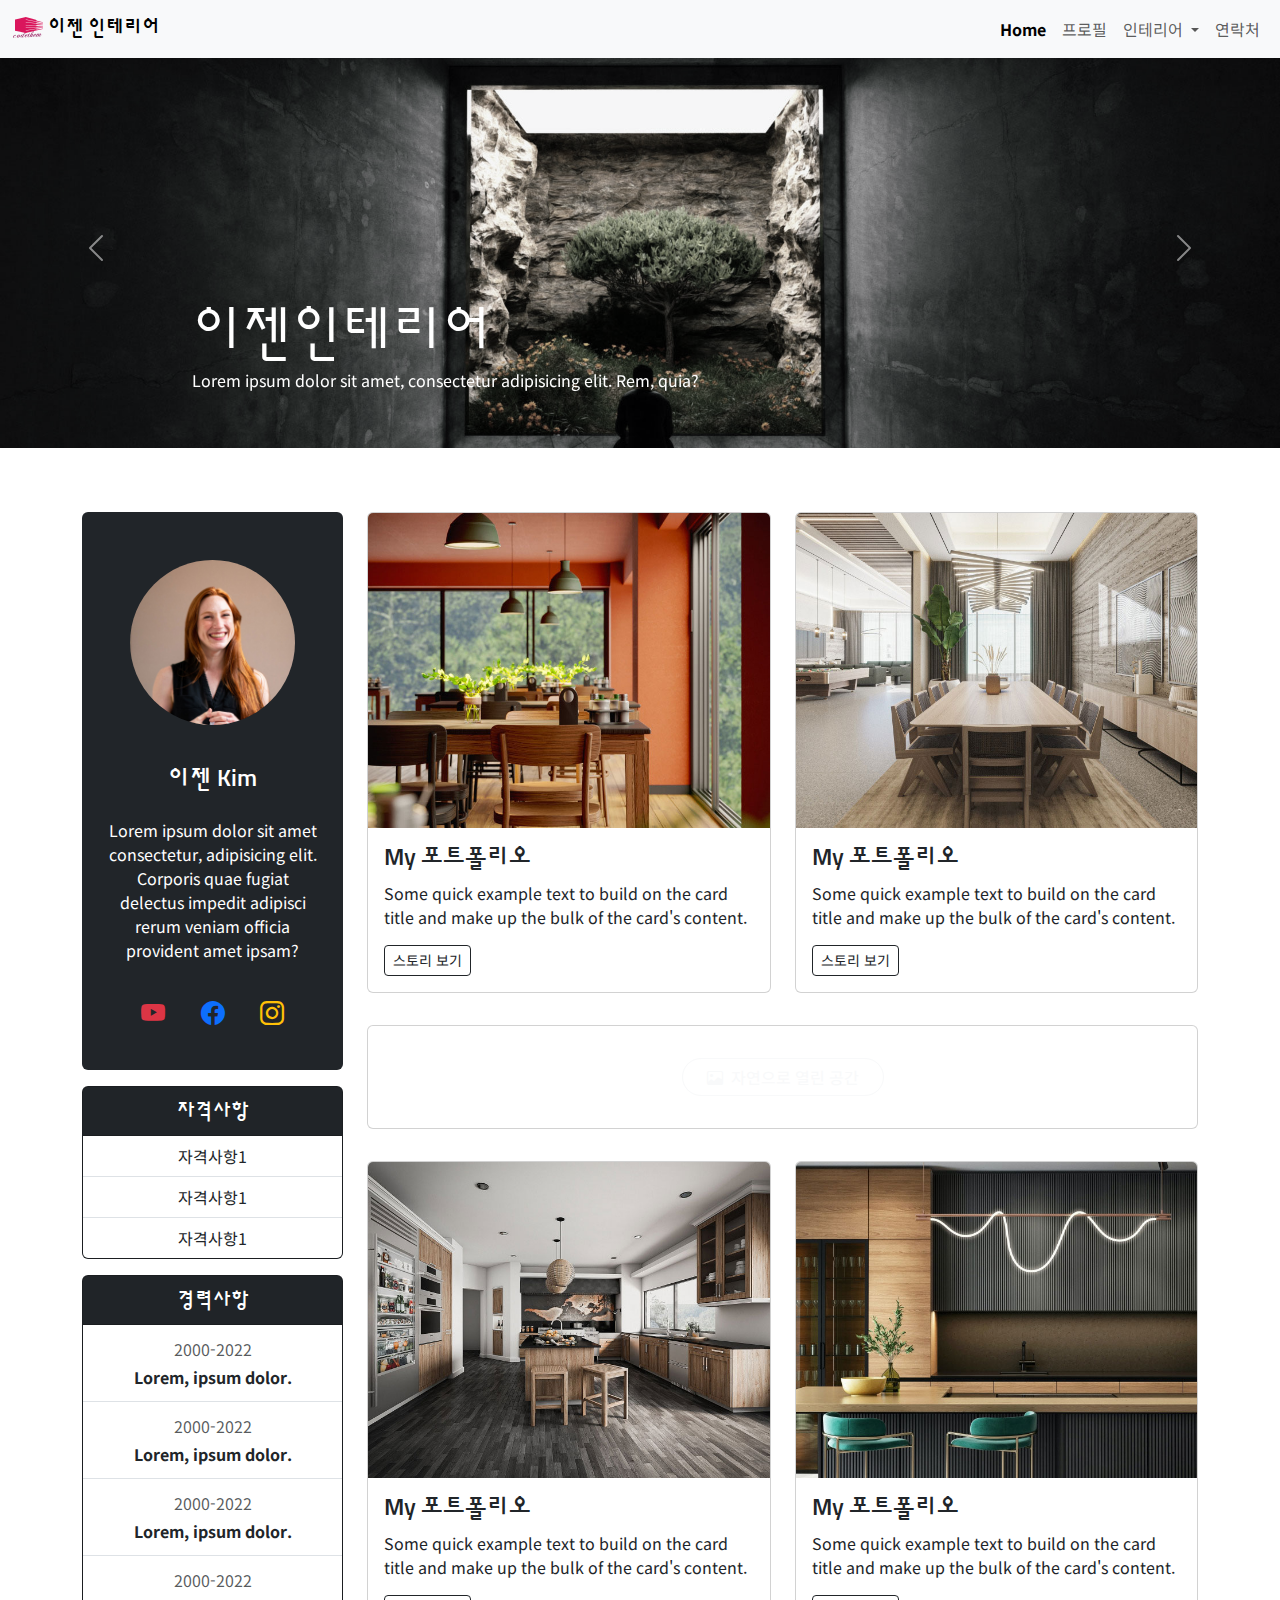
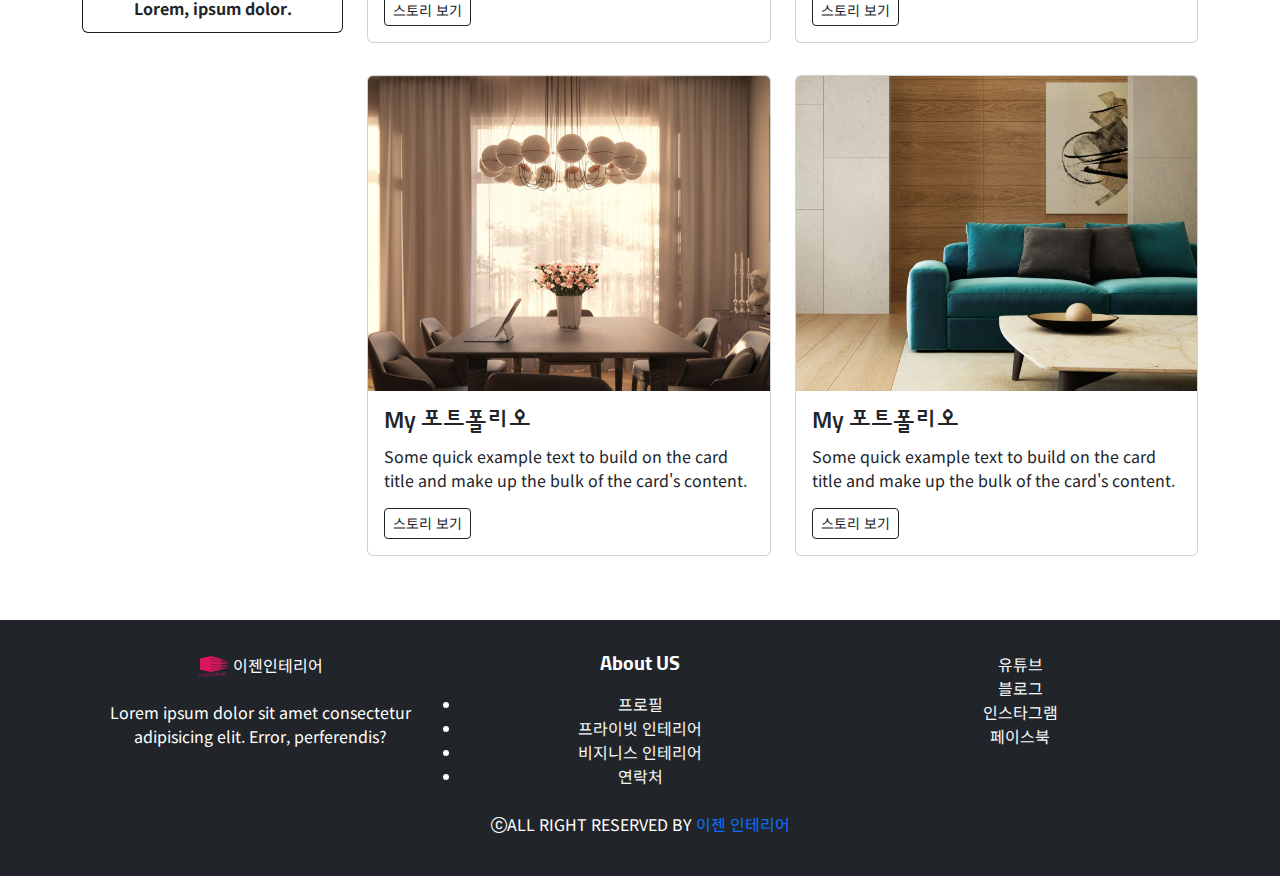
<file: index.html>
<!DOCTYPE html>
<html lang="ko">
<head>
 <!-- 네비게이션 영역시작 -->   
    <meta charset="UTF-8">
    <meta name="viewport" content="width=device-width, initial-scale=1.0">
    <title>이젠 인테리어</title>
    <link rel="stylesheet" href="./css/bootstrap.css">
    <link rel="stylesheet" href="https://cdn.jsdelivr.net/npm/bootstrap-icons@1.10.5/font/bootstrap-icons.css">
    <link rel="stylesheet" href="./css/style.css">
</head>
<body>
    <nav class="navbar navbar-expand-md bg-light fixed-top">
        <div class="container-fluid">
          <a class="logo-font navbar-brand" href="index.html"><img src="./images/logo.png" alt="로고" >  이젠 인테리어</a>
          <button class="navbar-toggler" type="button" data-bs-toggle="collapse" data-bs-target="#menubar" aria-controls="menubar" aria-expanded="false" aria-label="Toggle navigation">
            <span class="navbar-toggler-icon"></span>
          </button>
          <div class="collapse navbar-collapse" id="menubar">
            <ul class="navbar-nav ms-auto mb02 mb-2 mb-md-0">
              <li class="nav-item">
                <a class="nav-link active" aria-current="page" href="index.html">Home</a>
              </li>
              <li class="nav-item">
                <a class="nav-link" href="Profile.html">프로필</a>
              </li>
              <li class="nav-item dropdown">
                <a class="nav-link dropdown-toggle" href="contact.hmtl" role="button" data-bs-toggle="dropdown" aria-expanded="false">
                  인테리어
                </a>
                <ul class="dropdown-menu">
                  <li><a class="dropdown-item" href="Private-interior.html">개인공간</a></li>
                  <li><a class="dropdown-item" href="business-interior.html">비지니스 공간</a></li>
                </ul>
              </li>
              <li class="nav-item">
                <a class="nav-link disabled-item"href="contact.html">연락처</a>
              </li>
            </ul>
          </div>
        </div>
      </nav>


<!-- 네비게이션 끝  -->   
<!-- 해더 영역 시작 -->
<div id="headerCarousel" class=" mt-5 carousel slide carousel-fade">
    <div class="carousel-inner">
      <div class="carousel-item active">
        <img src="./images/header1.jpg" class="d-block w-100" alt="인테리어 사진">
        <div class="carousel-caption text-md-start">
            <h1 class="display-4 mb-0">이젠인테리어</h1>
            <p class="d-none d-sm-block">Lorem ipsum dolor sit amet, consectetur adipisicing elit. Rem, quia?</p>
        </div>
      </div>
      <div class="carousel-item">
        <img src="./images/header2.jpg" class="d-block w-100" alt="인테리어 사진">
        <div class="carousel-caption text-md-start">
            <h1 class="display-4 mb-0">이젠인테리어</h1>
            <p class="d-none d-sm-block">Lorem ipsum dolor sit amet, consectetur adipisicing elit. Rem, quia?</p>
        </div>
      </div>
      <div class="carousel-item">
        <img src="./images/header3.jpg" class="d-block w-100" alt="인테리어 사진">
        <div class="carousel-caption text-md-start">
            <h1 class="display-4 mb-0">이젠인테리어</h1>
            <p class="d-none d-sm-block">Lorem ipsum dolor sit amet, consectetur adipisicing elit. Rem, quia?</p>
        </div>
      </div>
      <div class="carousel-item">
        <img src="./images/header4.jpg" class="d-block w-100" alt="인테리어 사진">
        <div class="carousel-caption text-md-start">
            <h1 class="display-4 mb-0">이젠인테리어</h1>
            <p class="d-none d-sm-block">Lorem ipsum dolor sit amet, consectetur adipisicing elit. Rem, quia?</p>
        </div>
      </div>
      <div class="carousel-item">
        <img src="./images/header5.jpg" class="d-block w-100" alt="인테리어 사진">
        <div class="carousel-caption text-md-start">
            <h1 class="display-4 mb-0">이젠인테리어</h1>
            <p class="d-none d-sm-block">Lorem ipsum dolor sit amet, consectetur adipisicing elit. Rem, quia?</p>
        </div>
      </div>
    </div>
    <button class="carousel-control-prev" type="button" data-bs-target="#headerCarousel" data-bs-slide="prev">
      <span class="carousel-control-prev-icon" aria-hidden="true"></span>
      <span class="visually-hidden">Previous</span>
    </button>
    <button class="carousel-control-next" type="button" data-bs-target="#headerCarousel" data-bs-slide="next">
      <span class="carousel-control-next-icon" aria-hidden="true"></span>
      <span class="visually-hidden">Next</span>
    </button>
  </div>











<!-- 해더 영역 끝 -->
   <!-- 메인 섹션 시작 -->
    <main class="container my-5">
        <div class="row">
            <!-- 프로필 바 섹션 -->
            <section class="col-md-5 col-lg-3">
                <div class="bg-dark text-white text-center my-3 p-4 rounded">
                    <img src="images/main-profile.jpg" alt="프로필 사진" class="img-fluid rounded-circle p-4">
                    <h2 class="fs-4 py-3">이젠 Kim</h2>
                    <p>Lorem ipsum dolor sit amet consectetur, adipisicing elit. Corporis quae fugiat delectus impedit
                        adipisci rerum veniam officia provident amet ipsam?</p>
                    <div class="d-flex justify-content-evenly fs-4 py-3">
                        <a href="https://www.youtube.com" target="_blank"
                            class="link-danger" aria-label="유튜브"><i class="bi bi-youtube"></i></a>
                        <a href="#" aria-label="페이스북"><i class="bi bi-facebook"></i></a>
                        <a href="#" class="link-warning" aria-label="인스타그램"><i class="bi bi-instagram"></i></a>
                    </div>
                </div>
                <!-- 자격사항 리스트 -->
                <div class="card bg-dark text-white text-center">
                    <div class="card-header">
                      <h3 class="fs-5 m-1">자격사항</h3>
                    </div>
                    <ul class="list-group list-group-flush">
                        <li class="list-group-item">자격사항1</li>
                        <li class="list-group-item">자격사항1</li>
                        <li class="list-group-item">자격사항1</li>
                    </ul>
                </div>
                <!-- 경력사항 리스트 -->
                <div class="card mt-3 bg-dark text-white text-center">
                    <div class="card-header">
                        <h3 class="fs-5 m-1">경력사항</h3>
                    </div>
                    <ul class="list-group list-group-flush">
                        <li class="list-group-item">
                            <p class="text-muted m-1">2000-2022</p>
                            <p class="m-1 fw-bold">Lorem, ipsum dolor.</p>
                        </li>
                        <li class="list-group-item">
                            <p class="text-muted m-1">2000-2022</p>
                            <p class="m-1 fw-bold">Lorem, ipsum dolor.</p>
                        </li>
                        <li class="list-group-item">
                            <p class="text-muted m-1">2000-2022</p>
                            <p class="m-1 fw-bold">Lorem, ipsum dolor.</p>
                        </li>
                        <li class="list-group-item">
                            <p class="text-muted m-1">2000-2022</p>
                            <p class="m-1 fw-bold">Lorem, ipsum dolor.</p>
                        </li>
                    </ul>
                </div>
            </section>
            <!-- 프로필 바 섹션 끝 -->
            <!-- 포트폴리오 섹션 시작-->
            <section class="col-md-7 col-lg-9">
                <div class="row">
                    <div class="col-lg-6 py-3">
                        <div class="card">
                                <div class="overflow-hidden">
                                    <img src="images/gallery1.jpg" class="card-img-top" alt="포트폴리오 사진">
                                </div>
                            <div class="card-body">
                                <h4 class="card-title">My 포트폴리오</h4>
                                <p class="card-text">Some quick example text to build on the card title and make up the
                                    bulk of the card's content.</p>
                                <a href="#" class="btn btn-outline-dark btn-sm">스토리 보기</a>
                            </div>
                        </div>
                    </div>
                    <div class="col-lg-6 py-3">
                        <div class="card">
                            <div class="overflow-hidden">
                                <img src="images/gallery2.jpg" class="card-img-top" alt="포트폴리오 사진">
                            </div>    
                            <div class="card-body">
                                <h4 class="card-title">My 포트폴리오</h4>
                                <p class="card-text">Some quick example text to build on the card title and make up the
                                    bulk of the card's content.</p>
                                <a href="#" class="btn btn-outline-dark btn-sm">스토리 보기</a>
                            </div>
                        </div>
                    </div>
                    <div class="col-12 py-3">
                        <div  class="banner card text-center p-3">
                            <div class="card-body">
                                <!-- Button trigger modal -->
                                <button type="button" class="btn btn-outline-light px-4 rounded-pill"
                                data-bs-toggle="modal" data-bs-target="#portfolio-Modal">
                                <i class="bi bi-image me-1"></i> 자연으로 열린 공간
                                </button>
                                <!-- Modal -->
                                <div class="modal fade" id="portfolio-Modal" tabindex="-1" data-bs-backdrop="static"
                                    data-bs-keyboard="false" aria-labelledby="portfolioModalLabel" aria-hidden="true">
                                    <div class="modal-dialog">
                                        <div class="modal-content">
                                            <div class="modal-header">
                                                <h1 class="modal-title fs-5" id="portfolioModalLabel">자연으로 열린 공간</h1>
                                                <button type="button" class="btn-close" data-bs-dismiss="modal"
                                                    aria-label="Close"></button>
                                            </div>
                                            <div class="modal-body">
                                                <h2>Lorem ipsum dolor sit amet.</h2>
                                                <p>Lorem ipsum dolor sit, amet consectetur adipisicing elit. Optio autem
                                                    iusto, corporis dolor eligendi sed.</p>
                                                <img src="images/modal-img.jpg" alt="열린 공간" class="img-fluid">
                                                <p>Lorem ipsum dolor sit amet consectetur adipisicing elit. Perferendis
                                                    omnis tenetur cumque minima voluptas sint dolor totam. Sequi, fugit
                                                    error?</p>
                                            </div>
                                            <div class="modal-footer">
                                                <button type="button" class="btn btn-outline-dark btn-sm"
                                                    data-bs-dismiss="modal">닫기</button>
                                                <a href="#" class="btn btn-outline-danger btn-sm">뉴스 기사 보기</a>
                                            </div>
                                        </div>
                                    </div>
                                </div>
                            </div>
                        </div>
                    </div>
                    <div class="col-lg-6 py-3">
                        <div class="card">
                            <div class="overflow-hidden">
                                <img src="images/gallery3.jpg" class="card-img-top" alt="포트폴리오 사진">
                            </div>
                            <div class="card-body">
                                <h4 class="card-title">My 포트폴리오</h4>
                                <p class="card-text">Some quick example text to build on the card title and make up the
                                    bulk of the card's content.</p>
                                <a href="#" class="btn btn-outline-dark btn-sm">스토리 보기</a>
                            </div>
                        </div>
                    </div>
                    <div class="col-lg-6 py-3">
                        <div class="card">
                            <div class="overflow-hidden">
                                <img src="images/gallery4.jpg" class="card-img-top" alt="포트폴리오 사진">
                            </div>
                            <div class="card-body">
                                <h4 class="card-title">My 포트폴리오</h4>
                                <p class="card-text">Some quick example text to build on the card title and make up the
                                    bulk of the card's content.</p>
                                <a href="#" class="btn btn-outline-dark btn-sm">스토리 보기</a>
                            </div>
                        </div>
                    </div>
                    <div class="col-lg-6 py-3">
                        <div class="card">
                            <div class="overflow-hidden">
                                <img src="images/gallery5.jpg" class="card-img-top" alt="포트폴리오 사진">
                            </div>
                            <div class="card-body">
                                <h4 class="card-title">My 포트폴리오</h4>
                                <p class="card-text">Some quick example text to build on the card title and make up the
                                    bulk of the card's content.</p>
                                <a href="#" class="btn btn-outline-dark btn-sm">스토리 보기</a>
                            </div>
                        </div>
                    </div>
                    <div class="col-lg-6 py-3">
                        <div class="card">
                            <div class="overflow-hidden">
                                <img src="images/gallery6.jpg" class="card-img-top" alt="포트폴리오 사진">
                            </div>
                            <div class="card-body">
                                <h4 class="card-title">My 포트폴리오</h4>
                                <p class="card-text">Some quick example text to build on the card title and make up the
                                    bulk of the card's content.</p>
                                <a href="#" class="btn btn-outline-dark btn-sm">스토리 보기</a>
                            </div>
                        </div>
                    </div>
                </div>
            </section>
            <!-- 포트폴리오 섹션 끝-->
        </div>
    </main>
   <!-- 메인 섹션 끝 -->
    <!-- 풋터 영역 시작 -->

    <footer class="bg-dark text-white text-center py-3">
        <div class="container text-center">
            <div class="row">
                <div class="col-md-4">
                    <a href="index.html" class="longo-font link-light text-decoration-none fs-5"></a>
                        <img src="images/logo.png" alt="로고" class="my-3"> 이젠인테리어
                        <p>Lorem ipsum dolor sit amet consectetur adipisicing elit. Error, perferendis?</p>
                </div>
                <div class="col-md-4">
                    <h5 class="fw-bold my-3">About US</h5>
                    <li><a href="pofile.html" class="link-light text-decoration-none">프로필</a></li>
                    <li><a href="private-interior.html" class="link-light text-decoration-none">프라이빗 인테리어</a></li>
                    <li><a href="business-interior.html" class="link-light text-decoration-none">비지니스 인테리어</a></li>
                    <li><a href="contact.html" class="link-light text-decoration-none">연락처</a></li>
                </div>
                <div class="col-md-4">
                    <h5 class="fw-bold my-3"></h5>
                    <ul class="list-unstyled">
                        <li><a href="#" class="link-light text-decoration-none">유튜브</a></li>
                        <li><a href="#" class="link-light text-decoration-none">블로그</a></li>
                        <li><a href="#" class="link-light text-decoration-none">인스타그램</a></li>
                        <li><a href="#" class="link-light text-decoration-none">페이스북</a></li>
                    </ul>
                </div>
            </div>
            <p class="py-4 mb-0"><i class="bi bi-c-circle"></i>ALL RIGHT RESERVED BY <a href="" target="_blank"
                class="guggi-fout link-primary text-decoration-none">이젠 인테리어
             </a></p>
    </footer>
    <!-- 풋터 영역 끝 -->
    <script src="./js/bootstrap.bundle.min.js"></script>
</body>
</html>
</file>
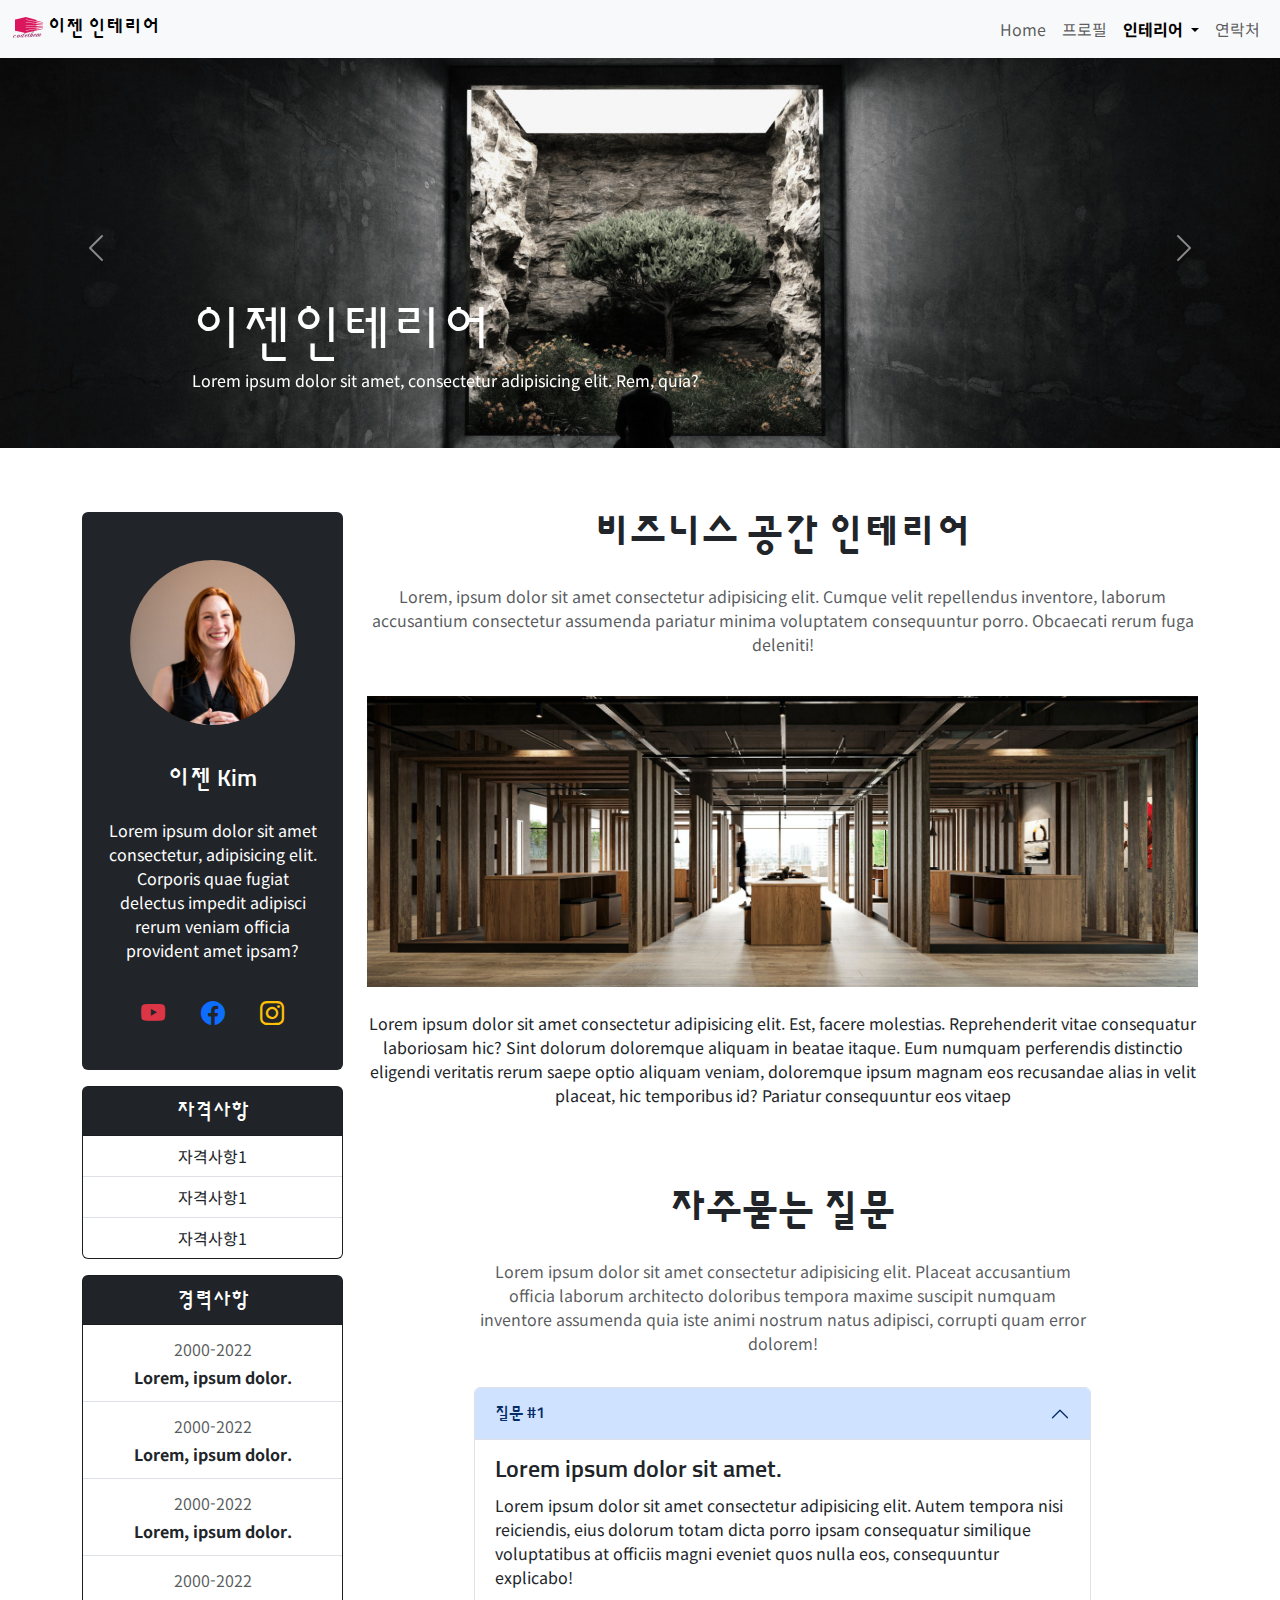
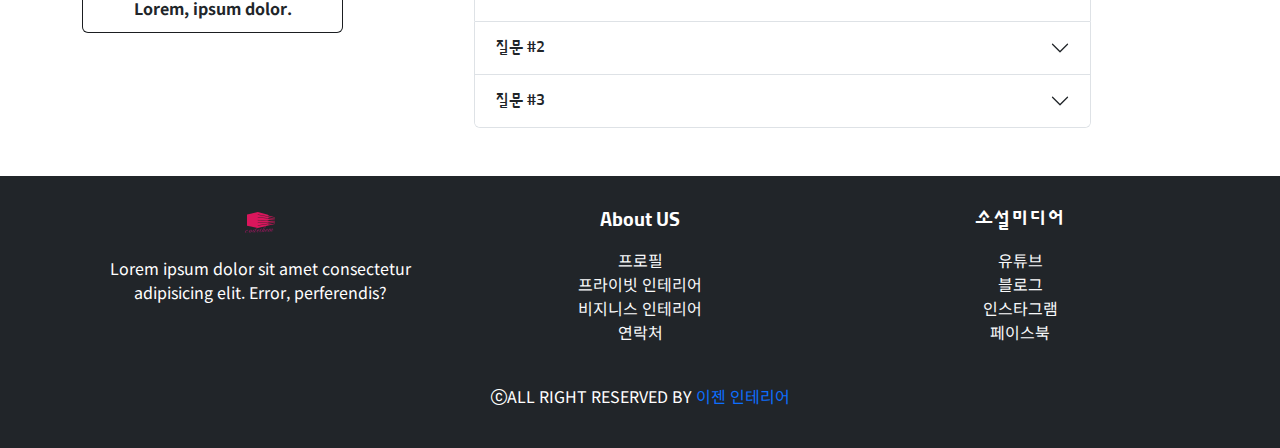
<file: business-interior.html>
<!DOCTYPE html>
<html lang="ko">
<head>
 <!-- 네비게이션 영역시작 -->   
    <meta charset="UTF-8">
    <meta name="viewport" content="width=device-width, initial-scale=1.0">
    <title>이젠 인테리어</title>
    <link rel="stylesheet" href="./css/bootstrap.css">
    <link rel="stylesheet" href="https://cdn.jsdelivr.net/npm/bootstrap-icons@1.10.5/font/bootstrap-icons.css">
    <link rel="stylesheet" href="./css/style.css">
</head>
<body>
    <nav class="navbar navbar-expand-md bg-light fixed-top">
        <div class="container-fluid">
          <a class="logo-font navbar-brand" href="index.html"><img src="./images/logo.png" alt="로고" >  이젠 인테리어</a>
          <button class="navbar-toggler" type="button" data-bs-toggle="collapse" data-bs-target="#menubar" aria-controls="menubar" aria-expanded="false" aria-label="Toggle navigation">
            <span class="navbar-toggler-icon"></span>
          </button>
          <div class="collapse navbar-collapse" id="menubar">
            <ul class="navbar-nav ms-auto mb02 mb-2 mb-md-0">
              <li class="nav-item">
                <a class="nav-link" aria-current="page" href="index.html">Home</a>
              </li>
              <li class="nav-item">
                <a class="nav-link" href="Profile.html">프로필</a>
              </li>
              <li class="nav-item dropdown">
                <a class="nav-link dropdown-toggle  active" href="contact.hmtl" role="button" data-bs-toggle="dropdown" aria-expanded="false">
                  인테리어
                </a>
                <ul class="dropdown-menu">
                  <li><a class="dropdown-item" href="Private-interior.html">개인공간</a></li>
                  <li><a class="dropdown-item active" href="business-interior.html">비지니스 공간</a></li>
                </ul>
              </li>
              <li class="nav-item">
                <a class="nav-link disabled-item"href="contact.html">연락처</a>
              </li>
            </ul>
          </div>
        </div>
      </nav>


<!-- 네비게이션 끝  -->   
<!-- 해더 영역 시작 -->
<div id="headerCarousel" class=" mt-5 carousel slide carousel-fade">
    <div class="carousel-inner">
      <div class="carousel-item active">
        <img src="./images/header1.jpg" class="d-block w-100" alt="인테리어 사진">
        <div class="carousel-caption text-md-start">
            <h1 class="display-4 mb-0">이젠인테리어</h1>
            <p class="d-none d-sm-block">Lorem ipsum dolor sit amet, consectetur adipisicing elit. Rem, quia?</p>
        </div>
      </div>
      <div class="carousel-item">
        <img src="./images/header2.jpg" class="d-block w-100" alt="인테리어 사진">
        <div class="carousel-caption text-md-start">
            <h1 class="display-4 mb-0">이젠인테리어</h1>
            <p class="d-none d-sm-block">Lorem ipsum dolor sit amet, consectetur adipisicing elit. Rem, quia?</p>
        </div>
      </div>
      <div class="carousel-item">
        <img src="./images/header3.jpg" class="d-block w-100" alt="인테리어 사진">
        <div class="carousel-caption text-md-start">
            <h1 class="display-4 mb-0">이젠인테리어</h1>
            <p class="d-none d-sm-block">Lorem ipsum dolor sit amet, consectetur adipisicing elit. Rem, quia?</p>
        </div>
      </div>
      <div class="carousel-item">
        <img src="./images/header4.jpg" class="d-block w-100" alt="인테리어 사진">
        <div class="carousel-caption text-md-start">
            <h1 class="display-4 mb-0">이젠인테리어</h1>
            <p class="d-none d-sm-block">Lorem ipsum dolor sit amet, consectetur adipisicing elit. Rem, quia?</p>
        </div>
      </div>
      <div class="carousel-item">
        <img src="./images/header5.jpg" class="d-block w-100" alt="인테리어 사진">
        <div class="carousel-caption text-md-start">
            <h1 class="display-4 mb-0">이젠인테리어</h1>
            <p class="d-none d-sm-block">Lorem ipsum dolor sit amet, consectetur adipisicing elit. Rem, quia?</p>
        </div>
      </div>
    </div>
    <button class="carousel-control-prev" type="button" data-bs-target="#headerCarousel" data-bs-slide="prev">
      <span class="carousel-control-prev-icon" aria-hidden="true"></span>
      <span class="visually-hidden">Previous</span>
    </button>
    <button class="carousel-control-next" type="button" data-bs-target="#headerCarousel" data-bs-slide="next">
      <span class="carousel-control-next-icon" aria-hidden="true"></span>
      <span class="visually-hidden">Next</span>
    </button>
  </div>











<!-- 해더 영역 끝 -->
   <!-- 메인 섹션 시작 -->
    <main class="container my-5">
        <div class="row">
            <!-- 프로필 바 섹션 -->
            <section class="col-md-5 col-lg-3 order-2">
                <div class="bg-dark text-white text-center my-3 p-4 rounded">
                    <img src="images/main-profile.jpg" alt="프로필 사진" class="img-fluid rounded-circle p-4">
                    <h2 class="fs-4 py-3">이젠 Kim</h2>
                    <p>Lorem ipsum dolor sit amet consectetur, adipisicing elit. Corporis quae fugiat delectus impedit
                        adipisci rerum veniam officia provident amet ipsam?</p>
                    <div class="d-flex justify-content-evenly fs-4 py-3">
                        <a href="https://www.youtube.com" target="_blank"
                            class="link-danger" aria-label="유튜브"><i class="bi bi-youtube"></i></a>
                        <a href="#" aria-label="페이스북"><i class="bi bi-facebook"></i></a>
                        <a href="#" class="link-warning" aria-label="인스타그램"><i class="bi bi-instagram"></i></a>
                    </div>
                </div>
                <!-- 자격사항 리스트 -->
                <div class="card bg-dark text-white text-center">
                    <div class="card-header">
                      <h3 class="fs-5 m-1">자격사항</h3>
                    </div>
                    <ul class="list-group list-group-flush">
                        <li class="list-group-item">자격사항1</li>
                        <li class="list-group-item">자격사항1</li>
                        <li class="list-group-item">자격사항1</li>
                    </ul>
                </div>
                <!-- 경력사항 리스트 -->
                <div class="card mt-3 bg-dark text-white text-center">
                    <div class="card-header">
                        <h3 class="fs-5 m-1">경력사항</h3>
                    </div>
                    <ul class="list-group list-group-flush">
                        <li class="list-group-item">
                            <p class="text-muted m-1">2000-2022</p>
                            <p class="m-1 fw-bold">Lorem, ipsum dolor.</p>
                        </li>
                        <li class="list-group-item">
                            <p class="text-muted m-1">2000-2022</p>
                            <p class="m-1 fw-bold">Lorem, ipsum dolor.</p>
                        </li>
                        <li class="list-group-item">
                            <p class="text-muted m-1">2000-2022</p>
                            <p class="m-1 fw-bold">Lorem, ipsum dolor.</p>
                        </li>
                        <li class="list-group-item">
                            <p class="text-muted m-1">2000-2022</p>
                            <p class="m-1 fw-bold">Lorem, ipsum dolor.</p>
                        </li>
                    </ul>
                </div>
            </section>
            <!-- 프로필 바 섹션 끝 -->
            <!-- 비즈니스 섹션 시작-->
            <section class="col-md-7 col-lg-9 order-1 order-md-2">
              <!-- 비즈니스 공간 소개 섹션 시작 -->
              <section class="py-3 text-center">
                  <h2 class="fs-1 fw-bold pb-3">비즈니스 공간 인테리어</h2>
                  <p class="text-muted">Lorem, ipsum dolor sit amet consectetur adipisicing elit. Cumque velit repellendus inventore, laborum accusantium consectetur assumenda pariatur minima voluptatem consequuntur porro. Obcaecati rerum fuga deleniti!</p>
                        <img src="./images/business.jpg" alt="비지니스공간 인테리어" class="img-fluid my-4">
                    <p>Lorem ipsum dolor sit amet consectetur adipisicing elit. Est, facere molestias. Reprehenderit vitae consequatur laboriosam hic? Sint dolorum doloremque aliquam in beatae itaque. Eum numquam perferendis distinctio eligendi veritatis rerum saepe optio aliquam veniam, doloremque ipsum magnam eos recusandae alias in velit placeat, hic temporibus id? Pariatur consequuntur eos vitaep</p>
              </section>
               <!-- 비즈니스 공간 소개 섹션 끝 -->
             
              <!-- 자주 묻는 질문 섹션 시작 -->
              <section class="row">
                <div class="col-lg-9 mx-auto">
                  <div class="text-center pt-5 pb-3">
                    <h2 class="fs-1 fw-bold pb-3">자주묻는 질문</h2>
                    <p class="text-muted">Lorem ipsum dolor sit amet consectetur adipisicing elit. Placeat accusantium officia laborum architecto doloribus tempora maxime suscipit numquam inventore assumenda quia iste animi nostrum natus adipisci, corrupti quam error dolorem!</p>
                  </div>
                <!-- 아코디언 -->
                <div class="accordion" id="accordionExample">
                  <div class="accordion-item">
                    <h2 class="accordion-header">
                      <button class="accordion-button" type="button" data-bs-toggle="collapse" data-bs-target="#collapseOne" aria-expanded="true" aria-controls="collapseOne">
                        질문 #1
                      </button>
                    </h2>
                    <div id="collapseOne" class="accordion-collapse collapse show" data-bs-parent="#accordionExample">
                      <div class="accordion-body">
                      <h4>Lorem ipsum dolor sit amet.</h4>
                      <p>Lorem ipsum dolor sit amet consectetur adipisicing elit. Autem tempora nisi reiciendis, eius dolorum totam dicta porro ipsam consequatur similique voluptatibus at officiis magni eveniet quos nulla eos, consequuntur explicabo!</p>
                      </div>
                    </div>
                  </div>
                  <div class="accordion-item">
                    <h2 class="accordion-header">
                      <button class="accordion-button collapsed" type="button" data-bs-toggle="collapse" data-bs-target="#collapseTwo" aria-expanded="false" aria-controls="collapseTwo">
                        질문 #2
                      </button>
                    </h2>
                    <div id="collapseTwo" class="accordion-collapse collapse" data-bs-parent="#accordionExample">
                      <div class="accordion-body">
                        <h4>Lorem ipsum dolor sit amet.</h4>
                      <p>Lorem ipsum dolor sit amet consectetur adipisicing elit. Autem tempora nisi reiciendis, eius dolorum totam dicta porro ipsam consequatur similique voluptatibus at officiis magni eveniet quos nulla eos, consequuntur explicabo!</p>
                      </div>
                    </div>
                  </div>
                  <div class="accordion-item">
                    <h2 class="accordion-header">
                      <button class="accordion-button collapsed" type="button" data-bs-toggle="collapse" data-bs-target="#collapseThree" aria-expanded="false" aria-controls="collapseThree">
                        질문 #3
                      </button>
                    </h2>
                    <div id="collapseThree" class="accordion-collapse collapse" data-bs-parent="#accordionExample">
                      <div class="accordion-body">
                        <h4>Lorem ipsum dolor sit amet.</h4>
                        <p>Lorem ipsum dolor sit amet consectetur adipisicing elit. Autem tempora nisi reiciendis, eius dolorum totam dicta porro ipsam consequatur similique voluptatibus at officiis magni eveniet quos nulla eos, consequuntur explicabo!</p>
                      </div>
                    </div>
                  </div>
                </div>
              </div>
              </section>
               <!-- 자주 묻는 질문 섹션 끝 -->
            </section>
            <!-- 비즈니스 섹션 끝-->
        </div>
    </main>
   <!-- 메인 섹션 끝 -->
    <!-- 풋터 영역 시작 -->

    <footer class="bg-dark text-white text-center py-3">
        <div class="container text-center">
            <div class="row">
                <div class="col-md-4">
                    <a href="index.html" class="longo-font link-light text-decoration-none fs-5"></a>
                        <img src="images/logo.png" alt="로고" class="my-3">
                        <p>Lorem ipsum dolor sit amet consectetur adipisicing elit. Error, perferendis?</p>
                </div>
                <div class="col-md-4">
                    <h5 class="fw-bold my-3">About US</h5>
                <ul class="list-unstyled">
                    <li><a href="pofile.html" class="link-light text-decoration-none">프로필</a></li>
                    <li><a href="private-interior.html" class="link-light text-decoration-none">프라이빗 인테리어</a></li>
                    <li><a href="business-interior.html" class="link-light text-decoration-none">비지니스 인테리어</a></li>
                    <li><a href="contact.html" class="link-light text-decoration-none">연락처</a></li>
                </div>
                </ul>
                <div class="col-md-4">
                    <h5 class="fw-bold my-3">소설미디어</h5>
                    <ul class="list-unstyled">
                        <li><a href="#" class="link-light text-decoration-none">유튜브</a></li>
                        <li><a href="#" class="link-light text-decoration-none">블로그</a></li>
                        <li><a href="#" class="link-light text-decoration-none">인스타그램</a></li>
                        <li><a href="#" class="link-light text-decoration-none">페이스북</a></li>
                    </ul>
                </div>
            </div>
            <p class="py-4 mb-0"><i class="bi bi-c-circle"></i>ALL RIGHT RESERVED BY <a href="" target="_blank"
                class="guggi-fout link-primary text-decoration-none">이젠 인테리어
             </a></p>
    </footer>
    <!-- 풋터 영역 끝 -->
    <script src="./js/bootstrap.bundle.min.js"></script>
</body>
</html>
</file>
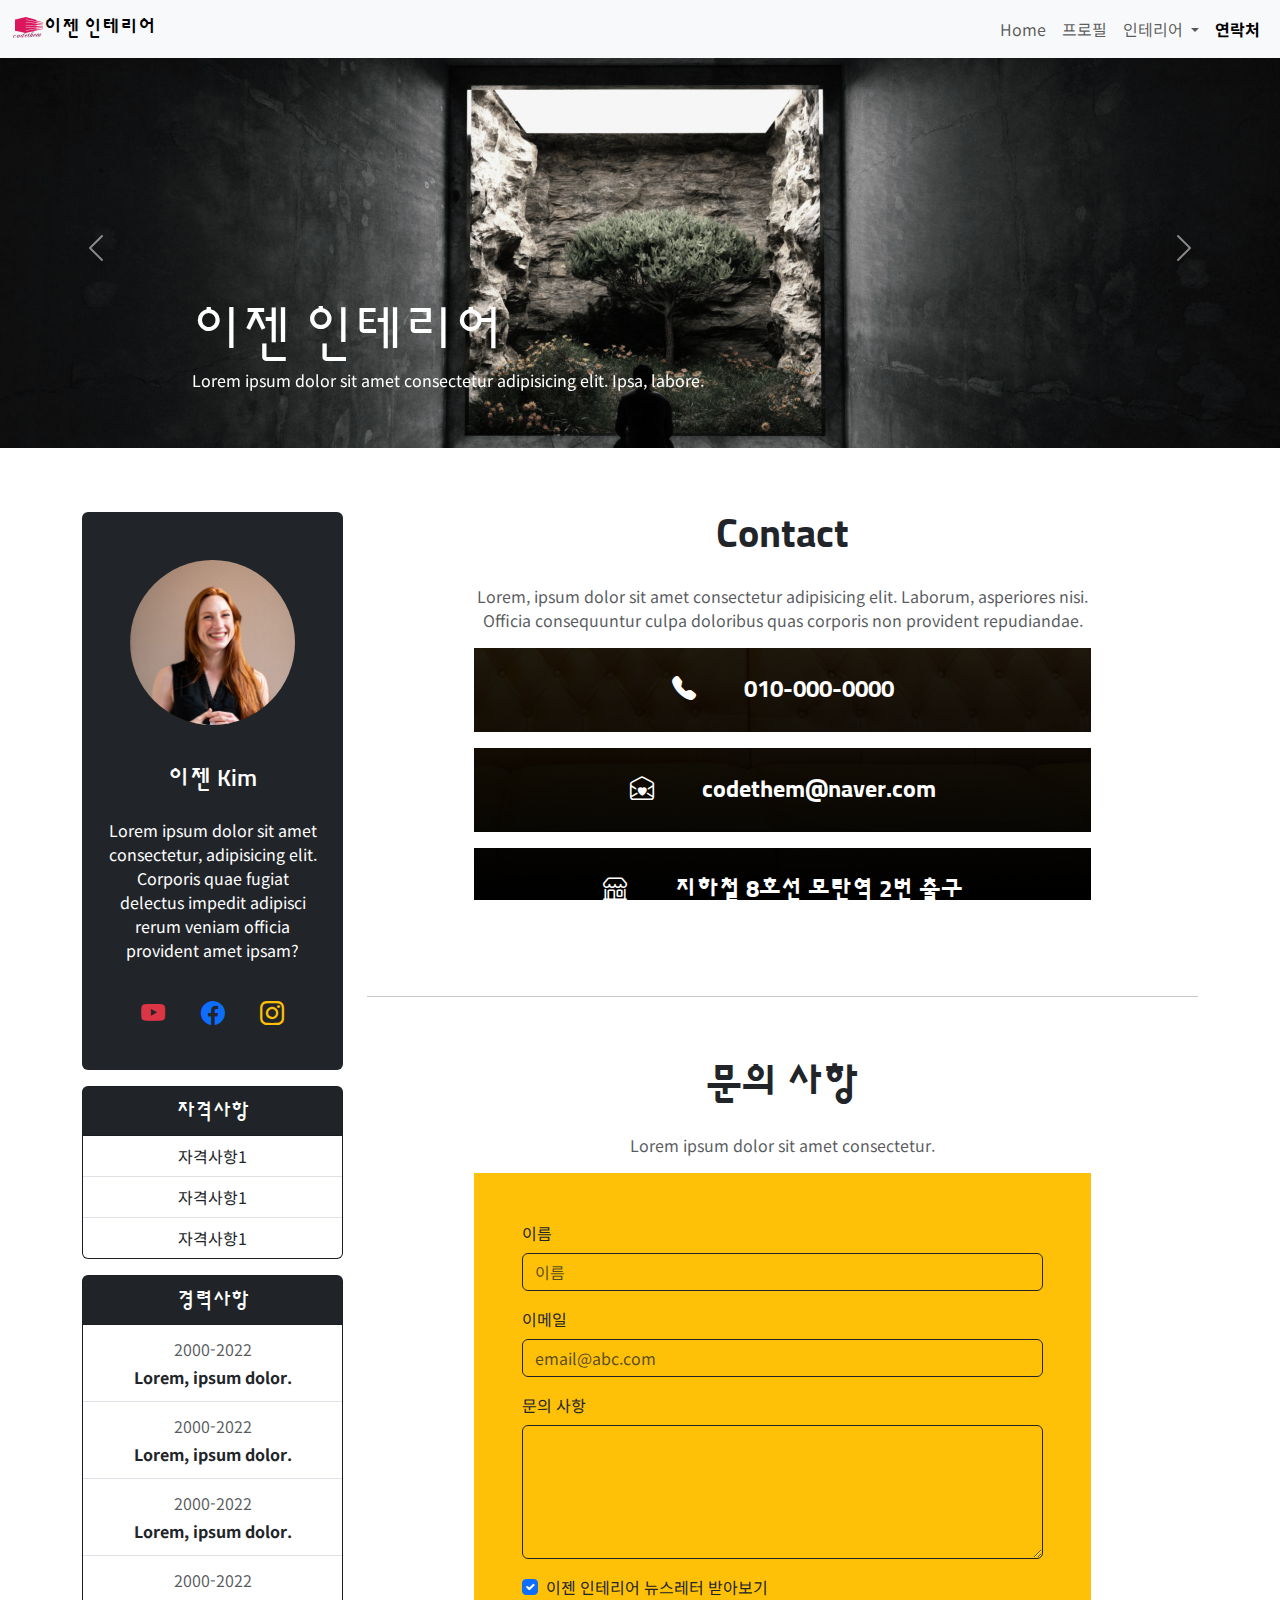
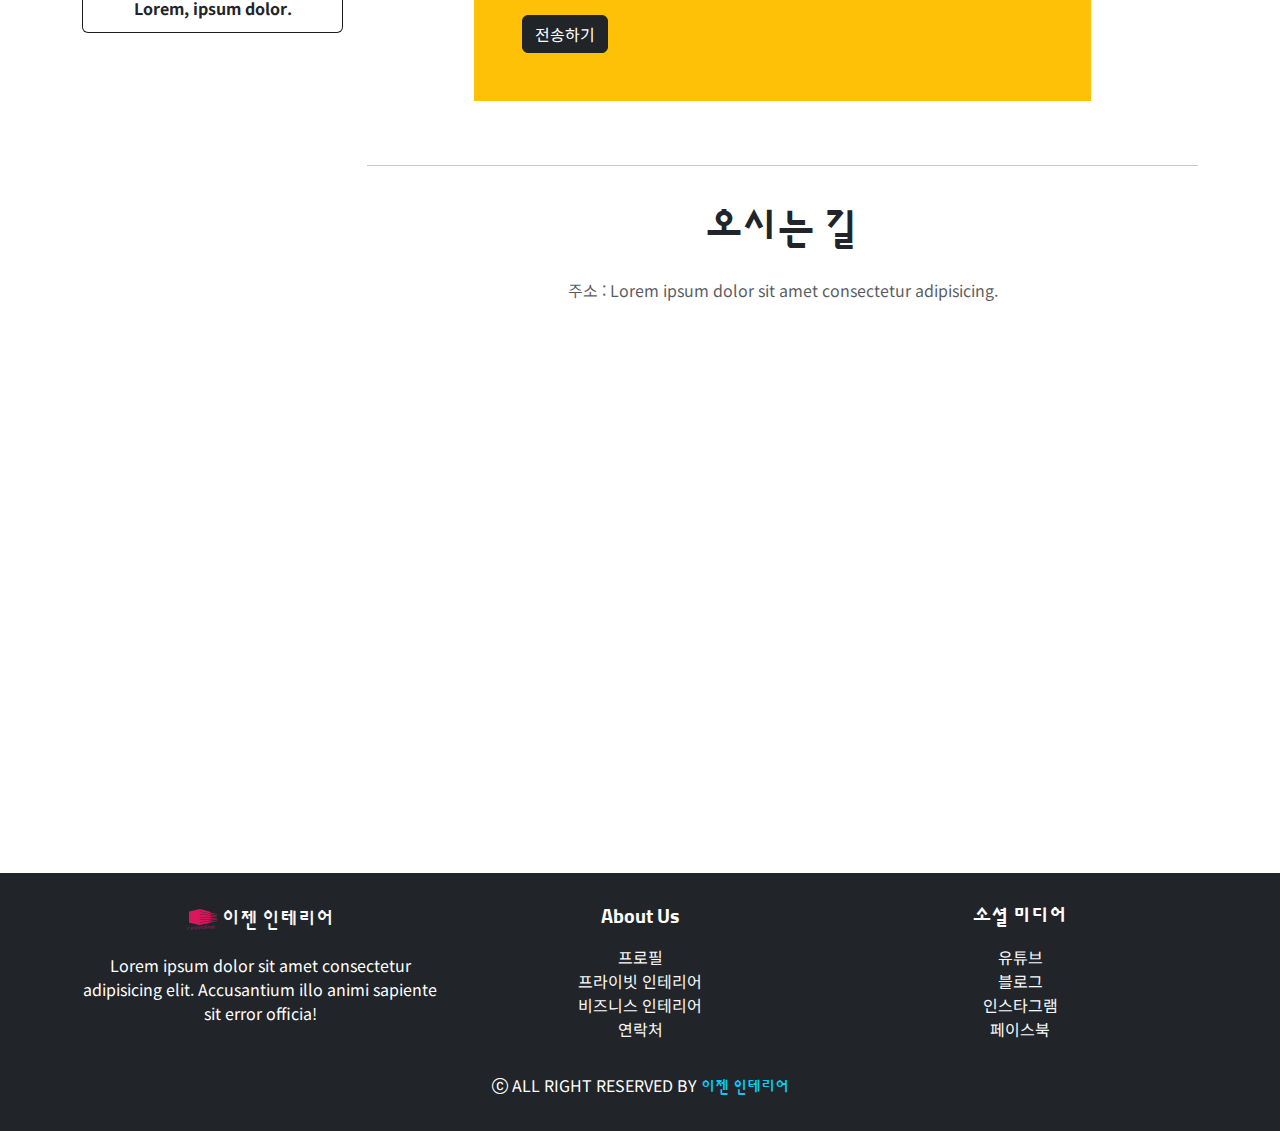
<file: contact.html>
<!DOCTYPE html>
<html lang="ko">
<head>
    <meta charset="UTF-8">
    <meta name="viewport" content="width=device-width, initial-scale=1.0">
    <title>이젠 인테리어</title>
    <link rel="stylesheet" href="./css/bootstrap.css">
    <link rel="stylesheet" href="https://cdn.jsdelivr.net/npm/bootstrap-icons@1.10.5/font/bootstrap-icons.css">
    <link rel="stylesheet" href="./css/style.css">
</head>
<body>
    <!-- 내비게이션 영역 시작 -->
    <nav class="navbar navbar-expand-md bg-light fixed-top">
        <div class="container-fluid">
          <a class="logo-font navbar-brand" href="index.html"><img src="./images/logo.png" alt="로고">이젠 인테리어</a>
          <button class="navbar-toggler" type="button" data-bs-toggle="collapse" data-bs-target="#menubar" aria-controls="menubar" aria-expanded="false" aria-label="menubar">
            <span class="navbar-toggler-icon"></span>
          </button>
          <div class="collapse navbar-collapse" id="menubar">
            <ul class="navbar-nav ms-auto mb-2 mb-md-0">
              <li class="nav-item">
                <a class="nav-link" aria-current="page" href="index.html">Home</a>
              </li>
              <li class="nav-item">
                <a class="nav-link" href="profile.html">프로필</a>
              </li>
              <li class="nav-item dropdown">
                <a class="nav-link dropdown-toggle" href="#" role="button" data-bs-toggle="dropdown" aria-expanded="false">
                  인테리어
                </a>
                <ul class="dropdown-menu">
                  <li><a class="dropdown-item" href="private-interior.html">개인 공간</a></li>
                  <li><a class="dropdown-item" href="business-interior.html">비즈니스 공간</a></li>
                </ul>
              </li>
              <li class="nav-item">
                <a class="nav-link active" href="contact.html">연락처</a>
              </li>
            </ul>
          </div>
        </div>
      </nav>
    <!-- 내비게이션 영역 끝 -->
    <!-- 헤더 영역 시작 -->
    <div id="headerCarousel" class="mt-5 carousel slide carousel-fade">
        <div class="carousel-inner">
          <div class="carousel-item active">
            <img src="./images/header1.jpg" class="d-block w-100" alt="인테리어 사진">
            <div class="carousel-caption text-md-start">
                <h1 class="display-4 mb-0">이젠 인테리어</h1>
                <p class="d-none d-sm-block">Lorem ipsum dolor sit amet consectetur adipisicing elit. Ipsa, labore.</p>
            </div>
          </div>
          <div class="carousel-item">
            <img src="./images/header2.jpg" class="d-block w-100" alt="인테리어 사진">
            <div class="carousel-caption text-md-start">
                <h1 class="display-4 mb-0">이젠 인테리어</h1>
                <p class="d-none d-sm-block">Lorem ipsum dolor sit amet consectetur adipisicing elit. Ipsa, labore.</p>
            </div>
          </div>
          <div class="carousel-item">
            <img src="./images/header3.jpg" class="d-block w-100" alt="인테리어 사진">
            <div class="carousel-caption text-md-start">
                <h1 class="display-4 mb-0">이젠 인테리어</h1>
                <p class="d-none d-sm-block">Lorem ipsum dolor sit amet consectetur adipisicing elit. Ipsa, labore.</p>
            </div>
          </div>
          <div class="carousel-item">
            <img src="./images/header4.jpg" class="d-block w-100" alt="인테리어 사진">
            <div class="carousel-caption text-md-start">
                <h1 class="display-4 mb-0">이젠 인테리어</h1>
                <p class="d-none d-sm-block">Lorem ipsum dolor sit amet consectetur adipisicing elit. Ipsa, labore.</p>
            </div>
          </div>
          <div class="carousel-item">
            <img src="./images/header5.jpg" class="d-block w-100" alt="인테리어 사진">
            <div class="carousel-caption text-md-start">
                <h1 class="display-4 mb-0">이젠 인테리어</h1>
                <p class="d-none d-sm-block">Lorem ipsum dolor sit amet consectetur adipisicing elit. Ipsa, labore.</p>
            </div>
          </div>
        </div>
        <button class="carousel-control-prev" type="button" data-bs-target="#headerCarousel" data-bs-slide="prev">
          <span class="carousel-control-prev-icon" aria-hidden="true"></span>
          <span class="visually-hidden">Previous</span>
        </button>
        <button class="carousel-control-next" type="button" data-bs-target="#headerCarousel" data-bs-slide="next">
          <span class="carousel-control-next-icon" aria-hidden="true"></span>
          <span class="visually-hidden">Next</span>
        </button>
      </div>
    <!-- 헤더 영역 끝 -->
   <!-- 메인 섹션 시작 -->
    <main class="container my-5">
        <div class="row">
            <!-- 프로필 바 섹션 -->
            <section class="col-md-5 col-lg-3 order-2 order-md-1">
                <div class="bg-dark text-white text-center my-3 p-4 rounded">
                    <img src="images/main-profile.jpg" alt="프로필 사진" class="img-fluid rounded-circle p-4">
                    <h2 class="fs-4 py-3">이젠 Kim</h2>
                    <p>Lorem ipsum dolor sit amet consectetur, adipisicing elit. Corporis quae fugiat delectus impedit
                        adipisci rerum veniam officia provident amet ipsam?</p>
                    <div class="d-flex justify-content-evenly fs-4 py-3">
                        <a href="https://www.youtube.com" target="_blank"
                            class="link-danger" aria-label="유튜브"><i class="bi bi-youtube"></i></a>
                        <a href="#" aria-label="페이스북"><i class="bi bi-facebook"></i></a>
                        <a href="#" class="link-warning" aria-label="인스타그램"><i class="bi bi-instagram"></i></a>
                    </div>
                </div>
                <!-- 자격사항 리스트 -->
                <div class="card bg-dark text-white text-center">
                    <div class="card-header">
                      <h3 class="fs-5 m-1">자격사항</h3>
                    </div>
                    <ul class="list-group list-group-flush">
                        <li class="list-group-item">자격사항1</li>
                        <li class="list-group-item">자격사항1</li>
                        <li class="list-group-item">자격사항1</li>
                    </ul>
                </div>
                <!-- 경력사항 리스트 -->
                <div class="card mt-3 bg-dark text-white text-center">
                    <div class="card-header">
                        <h3 class="fs-5 m-1">경력사항</h3>
                    </div>
                    <ul class="list-group list-group-flush">
                        <li class="list-group-item">
                            <p class="text-muted m-1">2000-2022</p>
                            <p class="m-1 fw-bold">Lorem, ipsum dolor.</p>
                        </li>
                        <li class="list-group-item">
                            <p class="text-muted m-1">2000-2022</p>
                            <p class="m-1 fw-bold">Lorem, ipsum dolor.</p>
                        </li>
                        <li class="list-group-item">
                            <p class="text-muted m-1">2000-2022</p>
                            <p class="m-1 fw-bold">Lorem, ipsum dolor.</p>
                        </li>
                        <li class="list-group-item">
                            <p class="text-muted m-1">2000-2022</p>
                            <p class="m-1 fw-bold">Lorem, ipsum dolor.</p>
                        </li>
                    </ul>
                </div>
            </section>
            <!-- 프로필 바 섹션 끝 -->
            <!-- 연락처 섹션 시작-->
            <section class="col-md-7 col-lg-9 text-center order-1 order-md-2">
                <!-- Contact 섹션 시작 -->
                <section class="row pt-3 pb-5">
                  <div class="col-lg-9 mx-auto">
                    <h2 class="fs-1 fw-bold pb-3">Contact</h2>
                    <p class="text-muted">Lorem, ipsum dolor sit amet consectetur adipisicing elit. Laborum,
                      asperiores nisi. Officia consequuntur culpa doloribus quas corporis non provident
                      repudiandae.</p>
                    <div class="contact-bg py-4 mt-3">
                      <p class="fs-4 fw-bold text-white mb-0 logo-font"><i class="bi bi-telephone-fill me-3 me-lg-5"></i>010-000-0000</p>
                    </div>
                    <div class="contact-bg py-4 mt-3">
                      <p class="fs-4 fw-bold text-white mb-0 logo-font">
                          <i class="bi bi-envelope-open-heart me-3 me-lg-5"></i>codethem@naver.com
                      </p>
                    </div>
                    <div class="contact-bg py-4 mt-3">
                        <p class="fs-4 fw-bold text-white mb-0 logo-font">
                            <i class="bi bi-shop me-3 me-lg-5"></i>지하철 8호선 모란역 2번 출구
                        </p>
                    </div>
                  </div>
                </section>
                <!-- Contact 섹션 끝 -->
                <hr>
                <!-- 문의 사항 섹션 시작 -->
                <div class="row py-5">
                  <div class="col-lg-9 mx-auto">
                    <h2 class="fs-1 fw-bold pb-3">문의 사항</h2>
                    <p class="text-muted">Lorem ipsum dolor sit amet consectetur.</p>
                    <!-- 입력폼 -->
                    <form action="" class="text-start bg-warning p-5">
                      <div class="mb-3">
                        <label for="user-name" class="form-label">이름</label>
                        <input class="form-control bg-transparent border-dark" type="text" id="user-name" placeholder="이름">
                      </div>
                      <div class="mb-3">
                        <label for="user-email" class="form-label">이메일</label>
                        <input class="form-control bg-transparent border-dark" type="email" id="user-email" placeholder="email@abc.com">
                      </div>
                      <div class="mb-3">
                        <label for="user-msg" class="form-label">문의 사항</label>
                        <textarea class="form-control bg-transparent border-dark" name="" id="user-msg" placeholder="문의 사항을 남겨 주세요." cols="30" rows="5">
                        </textarea>
                      </div>
                      <div class="form-check mb-3">
                        <input type="checkbox" class="form-check-input" id="news-letter-check" checked>
                        <label for="news-letter-check" class="form-check-label">이젠 인테리어 뉴스레터 받아보기</label>
                      </div>
                      <button class="btn btn-dark">전송하기</button>
                    </form>
                  </div>
                </div>
                <!-- 문의 사항 섹션 끝 -->
                <hr>
                <!-- 구글 맵 섹션 시작 -->
                <section class="py-4">
                  <h2 class="fs-1 fw-bold">오시는 길</h2>
                  <p class="text-muted py-3">주소 : Lorem ipsum dolor sit amet consectetur adipisicing.</p>
                  <div class="ratio ratio-16x9">
                    <iframe src="https://www.google.com/maps/embed?pb=!1m18!1m12!1m3!1d3168.186300654003!2d127.12711581173475!3d37.432703471957026!2m3!1f0!2f0!3f0!3m2!1i1024!2i768!4f13.1!3m3!1m2!1s0x357ca883df7418d1%3A0x1e9926ba0f71d15c!2z7J207KCgSVTsu7Ttk6jthLDslYTsubTrjbDrr7g!5e0!3m2!1sko!2skr!4v1704181072342!5m2!1sko!2skr" allowfullscreen="" loading="lazy" referrerpolicy="no-referrer-when-downgrade"></iframe>
                  </div>
                </section>
                <!-- 구글 맵 섹션 끝 -->
            </section>
            <!-- 연락처 섹션 끝-->
        </div>
    </main>
   <!-- 메인 섹션 끝 -->
    <!-- 풋터 영역 시작 -->
    <footer class="bg-dark text-white text-center py-3">
        <div class="container">
            <div class="row">
                <div class="col-md-4">
                    <a href="index.html" class="logo-font link-light text-decoration-none fs-5">
                        <img src="images/logo.png" alt="로고" class="my-3">
                        이젠 인테리어
                    </a>
                    <p>Lorem ipsum dolor sit amet consectetur adipisicing elit. Accusantium illo animi sapiente sit
                        error officia!</p>
                </div>
                <div class="col-md-4">
                    <h5 class="fw-bold my-3">About Us</h5>
                    <ul class="list-unstyled">
                        <li><a href="profile.html" class="link-light text-decoration-none">프로필</a></li>
                        <li><a href="private-interior.html" class="link-light text-decoration-none">프라이빗 인테리어</a></li>
                        <li><a href="business-interior.html" class="link-light text-decoration-none">비즈니스 인테리어</a></li>
                        <li><a href="contact.html" class="link-light text-decoration-none">연락처</a></li>
                    </ul>
                </div>
                <div class="col-md-4">
                    <h5 class="fw-bold my-3">소셜 미디어</h5>
                    <ul class="list-unstyled">
                        <li><a href="#" class="link-light text-decoration-none">유튜브</a></li>
                        <li><a href="#" class="link-light text-decoration-none">블로그</a></li>
                        <li><a href="#" class="link-light text-decoration-none">인스타그램</a></li>
                        <li><a href="#" class="link-light text-decoration-none">페이스북</a></li>
                    </ul>
                </div>
            </div>
            <p class="my-3"><i class="bi bi-c-circle"></i> ALL RIGHT RESERVED BY <span class="logo-font text-info">이젠
                인테리어</span></p>
        </div>
    </footer>
    <!-- 풋터 영역 끝 -->
    <script src="./js/bootstrap.bundle.min.js"></script>
</body>
</html>
</file>
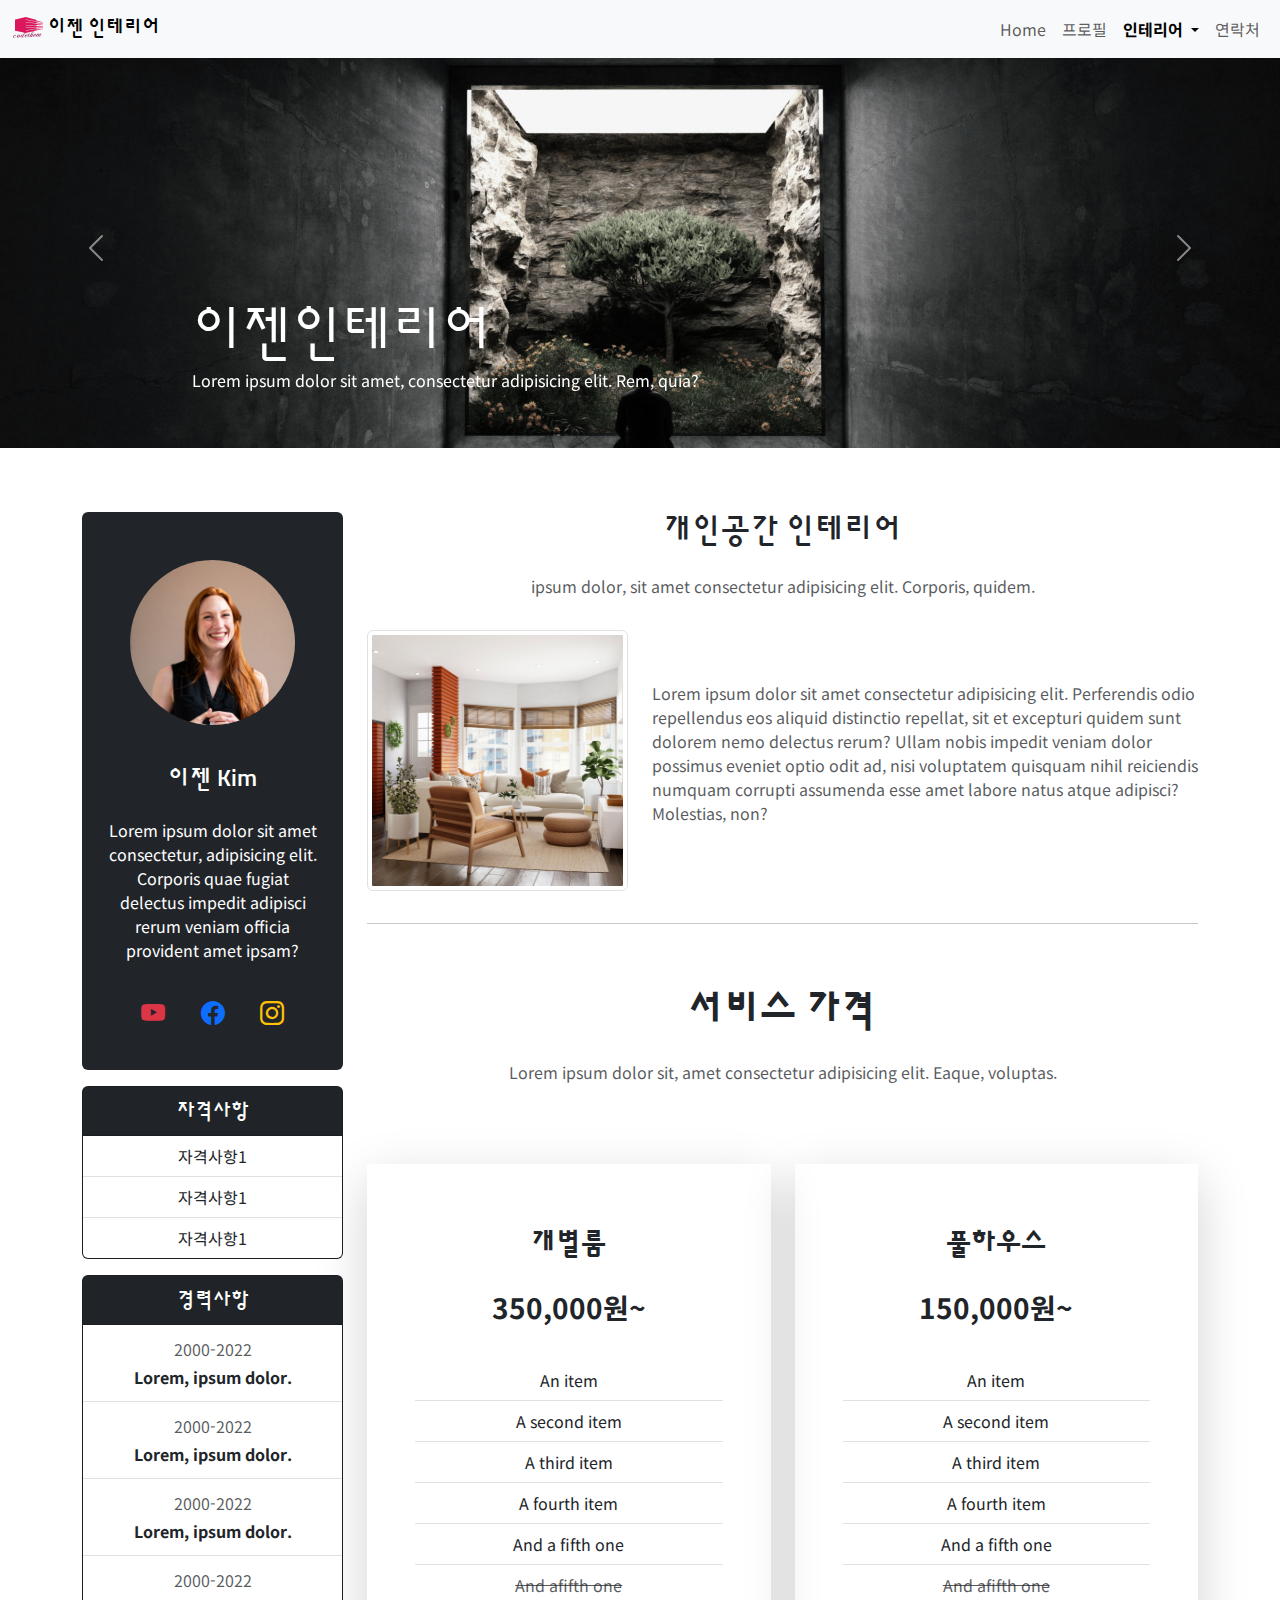
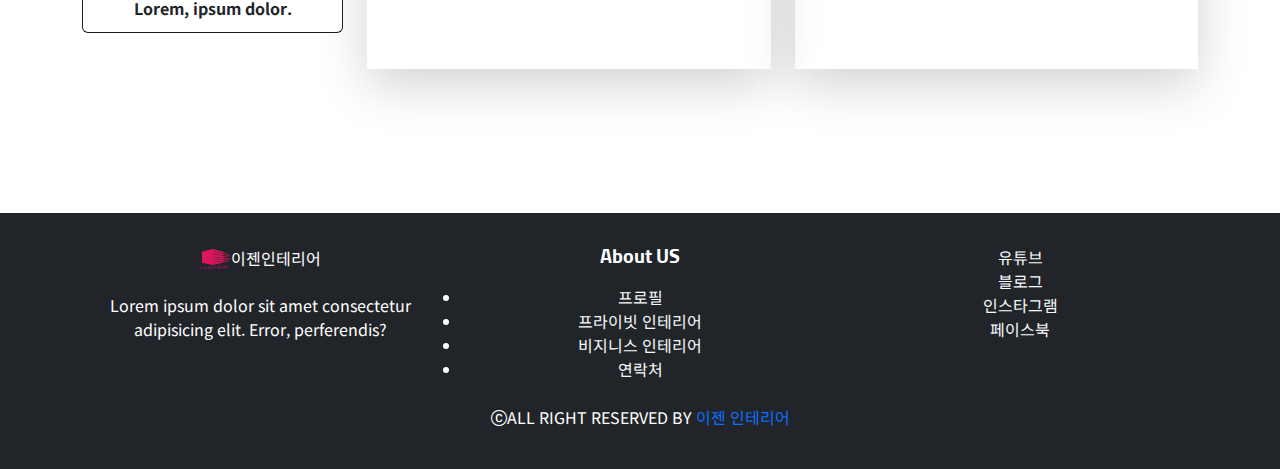
<file: Private-interior.html>
<!DOCTYPE html>
<html lang="ko">
<head>
 <!-- 네비게이션 영역시작 -->   
    <meta charset="UTF-8">
    <meta name="viewport" content="width=device-width, initial-scale=1.0">
    <title>이젠 인테리어</title>
    <link rel="stylesheet" href="./css/bootstrap.css">
    <link rel="stylesheet" href="https://cdn.jsdelivr.net/npm/bootstrap-icons@1.10.5/font/bootstrap-icons.css">
    <link rel="stylesheet" href="./css/style.css">
</head>
<body>
    <nav class="navbar navbar-expand-md bg-light fixed-top">
        <div class="container-fluid">
          <a class="logo-font navbar-brand" href="index.html"><img src="./images/logo.png" alt="로고" >  이젠 인테리어</a>
          <button class="navbar-toggler" type="button" data-bs-toggle="collapse" data-bs-target="#menubar" aria-controls="menubar" aria-expanded="false" aria-label="Toggle navigation">
            <span class="navbar-toggler-icon"></span>
          </button>
          <div class="collapse navbar-collapse" id="menubar">
            <ul class="navbar-nav ms-auto mb02 mb-2 mb-md-0">
              <li class="nav-item">
                <a class="nav-link" aria-current="page" href="index.html">Home</a>
              </li>
              <li class="nav-item">
                <a class="nav-link" href="Profile.html">프로필</a>
              </li>
              <li class="nav-item dropdown">
                <a class="nav-link dropdown-toggle active" href="contact.hmtl" role="button" data-bs-toggle="dropdown" aria-expanded="false">
                  인테리어
                </a>
                <ul class="dropdown-menu">
                  <li><a class="dropdown-item active" href="Private-interior.html">개인공간</a></li>
                  <li><a class="dropdown-item" href="business-interior.html">비지니스 공간</a></li>
                </ul>
              </li>
              <li class="nav-item">
                <a class="nav-link disabled-item"href="contact.html">연락처</a>
              </li>
            </ul>
          </div>
        </div>
      </nav>


<!-- 네비게이션 끝  -->   
<!-- 해더 영역 시작 -->
<div id="headerCarousel" class=" mt-5 carousel slide carousel-fade">
    <div class="carousel-inner">
      <div class="carousel-item active">
        <img src="./images/header1.jpg" class="d-block w-100" alt="인테리어 사진">
        <div class="carousel-caption text-md-start">
            <h1 class="display-4 mb-0">이젠인테리어</h1>
            <p class="d-none d-sm-block">Lorem ipsum dolor sit amet, consectetur adipisicing elit. Rem, quia?</p>
        </div>
      </div>
      <div class="carousel-item">
        <img src="./images/header2.jpg" class="d-block w-100" alt="인테리어 사진">
        <div class="carousel-caption text-md-start">
            <h1 class="display-4 mb-0">이젠인테리어</h1>
            <p class="d-none d-sm-block">Lorem ipsum dolor sit amet, consectetur adipisicing elit. Rem, quia?</p>
        </div>
      </div>
      <div class="carousel-item">
        <img src="./images/header3.jpg" class="d-block w-100" alt="인테리어 사진">
        <div class="carousel-caption text-md-start">
            <h1 class="display-4 mb-0">이젠인테리어</h1>
            <p class="d-none d-sm-block">Lorem ipsum dolor sit amet, consectetur adipisicing elit. Rem, quia?</p>
        </div>
      </div>
      <div class="carousel-item">
        <img src="./images/header4.jpg" class="d-block w-100" alt="인테리어 사진">
        <div class="carousel-caption text-md-start">
            <h1 class="display-4 mb-0">이젠인테리어</h1>
            <p class="d-none d-sm-block">Lorem ipsum dolor sit amet, consectetur adipisicing elit. Rem, quia?</p>
        </div>
      </div>
      <div class="carousel-item">
        <img src="./images/header5.jpg" class="d-block w-100" alt="인테리어 사진">
        <div class="carousel-caption text-md-start">
            <h1 class="display-4 mb-0">이젠인테리어</h1>
            <p class="d-none d-sm-block">Lorem ipsum dolor sit amet, consectetur adipisicing elit. Rem, quia?</p>
        </div>
      </div>
    </div>
    <button class="carousel-control-prev" type="button" data-bs-target="#headerCarousel" data-bs-slide="prev">
      <span class="carousel-control-prev-icon" aria-hidden="true"></span>
      <span class="visually-hidden">Previous</span>
    </button>
    <button class="carousel-control-next" type="button" data-bs-target="#headerCarousel" data-bs-slide="next">
      <span class="carousel-control-next-icon" aria-hidden="true"></span>
      <span class="visually-hidden">Next</span>
    </button>
  </div>

<!-- 해더 영역 끝 -->
   <!-- 메인 섹션 시작 -->
    <main class="container my-5">
        <div class="row">
            <!-- 프로필 바 섹션 -->
            <section class="col-md-5 col-lg-3 order-2 order-md-1">
                <div class="bg-dark text-white text-center my-3 p-4 rounded">
                    <img src="images/main-profile.jpg" alt="프로필 사진" class="img-fluid rounded-circle p-4">
                    <h2 class="fs-4 py-3">이젠 Kim</h2>
                    <p>Lorem ipsum dolor sit amet consectetur, adipisicing elit. Corporis quae fugiat delectus impedit
                        adipisci rerum veniam officia provident amet ipsam?</p>
                    <div class="d-flex justify-content-evenly fs-4 py-3">
                        <a href="https://www.youtube.com" target="_blank"
                            class="link-danger" aria-label="유튜브"><i class="bi bi-youtube"></i></a>
                        <a href="#" aria-label="페이스북"><i class="bi bi-facebook"></i></a>
                        <a href="#" class="link-warning" aria-label="인스타그램"><i class="bi bi-instagram"></i></a>
                    </div>
                </div>
                <!-- 자격사항 리스트 -->
                <div class="card bg-dark text-white text-center">
                    <div class="card-header">
                      <h3 class="fs-5 m-1">자격사항</h3>
                    </div>
                    <ul class="list-group list-group-flush">
                        <li class="list-group-item">자격사항1</li>
                        <li class="list-group-item">자격사항1</li>
                        <li class="list-group-item">자격사항1</li>
                    </ul>
                </div>
                <!-- 경력사항 리스트 -->
                <div class="card mt-3 bg-dark text-white text-center">
                    <div class="card-header">
                        <h3 class="fs-5 m-1">경력사항</h3>
                    </div>
                    <ul class="list-group list-group-flush">
                        <li class="list-group-item">
                            <p class="text-muted m-1">2000-2022</p>
                            <p class="m-1 fw-bold">Lorem, ipsum dolor.</p>
                        </li>
                        <li class="list-group-item">
                            <p class="text-muted m-1">2000-2022</p>
                            <p class="m-1 fw-bold">Lorem, ipsum dolor.</p>
                        </li>
                        <li class="list-group-item">
                            <p class="text-muted m-1">2000-2022</p>
                            <p class="m-1 fw-bold">Lorem, ipsum dolor.</p>
                        </li>
                        <li class="list-group-item">
                            <p class="text-muted m-1">2000-2022</p>
                            <p class="m-1 fw-bold">Lorem, ipsum dolor.</p>
                        </li>
                    </ul>
                </div>
            </section>
                <!-- 프로필 바 섹션 끝 -->
                <!-- 프라이빗 인테리어 섹션 시작-->
            <section class="col-md-7 col-lg-9 order-1 order-md-2">    
                    
                <!-- 프라이빗 인테리어 소개 섹션 시작 -->
                <section>
                        <h2 class="py-3 text-center">개인공간 인테리어</h2>
                        <p class="text-muted text-center"> ipsum dolor, sit amet consectetur
                         adipisicing elit. Corporis, quidem.</p>
                         <div class="row align-items-center">
                            <div class="col-lg-6 col-xl-4 py-3">
                                <img src="./images/private.jpg" alt="개인 공간 인테리어" class="img-thumbnail img-fluid">
                            </div>
                        <div class="col-lg-6 col-xl-8 py-3">
                            <div class="row align-items-center"> 
                            <p class="text-muted">Lorem ipsum dolor sit amet consectetur adipisicing elit. Perferendis odio repellendus eos aliquid distinctio repellat, sit et excepturi quidem sunt dolorem nemo delectus rerum? Ullam nobis impedit veniam dolor possimus eveniet optio odit ad, nisi voluptatem quisquam nihil reiciendis numquam corrupti assumenda esse amet labore natus atque adipisci? Molestias, non?</p>
                            </div>
                         </div>
                </section>
                <!-- 프라이빗 인테리어 소개 섹션 끝 -->

                <hr>

                <!-- 프라이빗 인테리어 가격 섹션 시작 -->
                <section class="text-center">
                    <div class="pt-5 pb-3">
                        <h2 class="fs-1 fw-bold pb-3"> 서비스 가격</h2>
                        <p class="text-muted">Lorem ipsum dolor sit, amet consectetur adipisicing elit. Eaque, voluptas.</p>
                    </div>
                    <div class="row py-5">
                        <div class="col-lg-6 mb-5">
                            <div class="shadow-lg p-5">
                                <h3 class="fw-bold py-3">개별룸</h3>
                                <p class="fs-3 fw-bold">350,000원~</p>
                                <ul class="list-group list-group-flush py-3">
                                    <li class="list-group-item">An item</li>
                                    <li class="list-group-item">A second item</li>
                                    <li class="list-group-item">A third item</li>
                                    <li class="list-group-item">A fourth item</li>
                                    <li class="list-group-item">And a fifth one</li>
                                    <li class="list-group-item text-decoration-line-through text-muted">And afifth one</li>
                                </ul>  
                            </div>
                        </div>
                        <div class="col-lg-6 mb-5">
                            <div class="shadow-lg p-5">
                                <h3 class="fw-bold py-3">풀하우스</h3>
                                <p class="fs-3 fw-bold">150,000원~</p>
                                <ul class="list-group list-group-flush py-3">
                                    <li class="list-group-item">An item</li>
                                    <li class="list-group-item">A second item</li>
                                    <li class="list-group-item">A third item</li>
                                    <li class="list-group-item">A fourth item</li>
                                    <li class="list-group-item">And a fifth one</li>
                                    <li class="list-group-item text-decoration-line-through text-muted">And afifth one</li>
                                </ul>  
                            </div>
                        </div>
                </section>
                <!-- 프라이빗 인테리어 가격 섹션 끝 -->
            </section>
                <!-- 포트폴리오 섹션 끝-->
        </div>
    </main>
   <!-- 메인 섹션 끝 -->
    <!-- 풋터 영역 시작 -->

    <footer class="bg-dark text-white text-center py-3">
        <div class="container text-center">
            <div class="row">
                <div class="col-md-4">
                    <a href="index.html" class="longo-font link-light text-decoration-none fs-5"></a>
                        <img src="images/logo.png" alt="로고" class="my-3 " >이젠인테리어
                        <p>Lorem ipsum dolor sit amet consectetur adipisicing elit. Error, perferendis?</p>
                </div>
                <div class="col-md-4">
                    <h5 class="fw-bold my-3">About US</h5>
                    <li><a href="pofile.html" class="link-light text-decoration-none">프로필</a></li>
                    <li><a href="private-interior.html" class="link-light text-decoration-none">프라이빗 인테리어</a></li>
                    <li><a href="business-interior.html" class="link-light text-decoration-none">비지니스 인테리어</a></li>
                    <li><a href="contact.html" class="link-light text-decoration-none">연락처</a></li>
                </div>
                <div class="col-md-4">
                    <h5 class="fw-bold my-3"></h5>
                    <ul class="list-unstyled">
                        <li><a href="#" class="link-light text-decoration-none">유튜브</a></li>
                        <li><a href="#" class="link-light text-decoration-none">블로그</a></li>
                        <li><a href="#" class="link-light text-decoration-none">인스타그램</a></li>
                        <li><a href="#" class="link-light text-decoration-none">페이스북</a></li>
                    </ul>
                </div>
            </div>
            <p class="py-4 mb-0"><i class="bi bi-c-circle"></i>ALL RIGHT RESERVED BY <a href="" target="_blank"
                class="guggi-fout link-primary text-decoration-none">이젠 인테리어
             </a></p>
    </footer>
    <!-- 풋터 영역 끝 -->
    <script src="./js/bootstrap.bundle.min.js"></script>
</body>
</html>
</file>
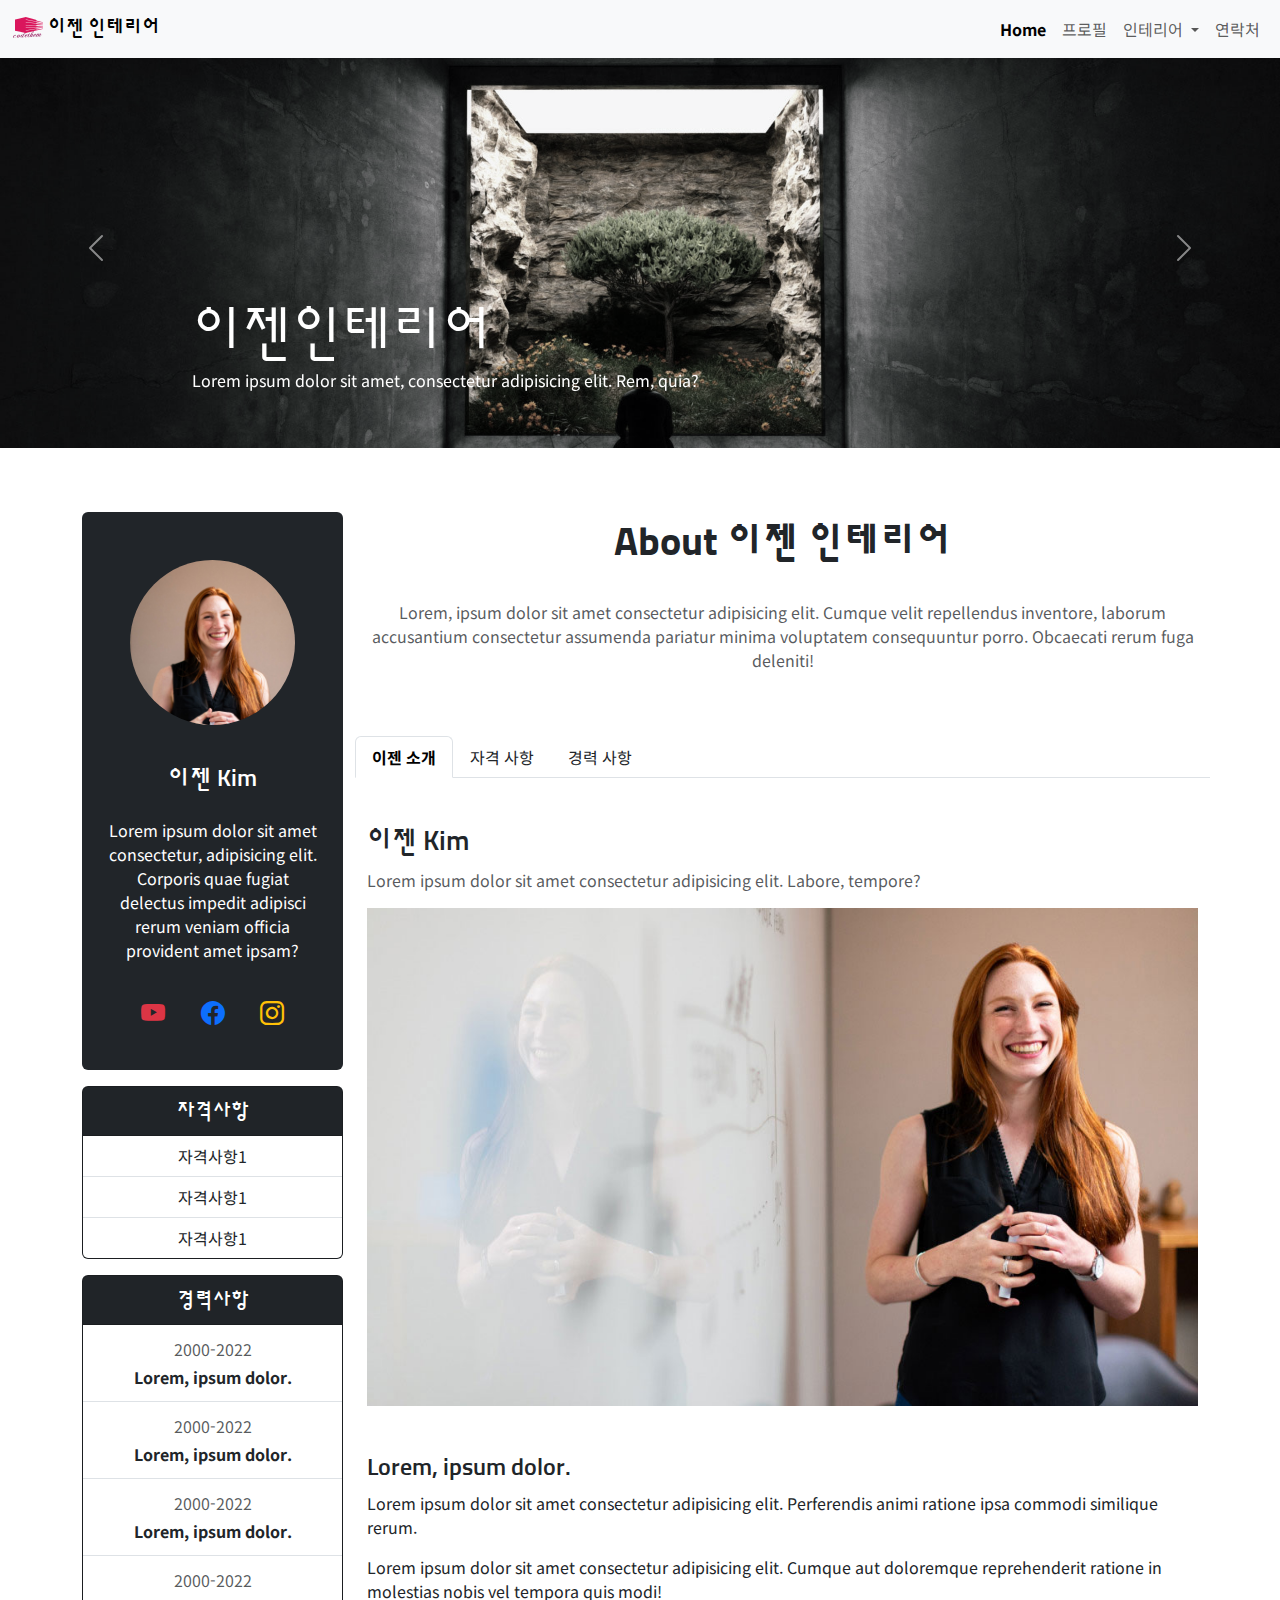
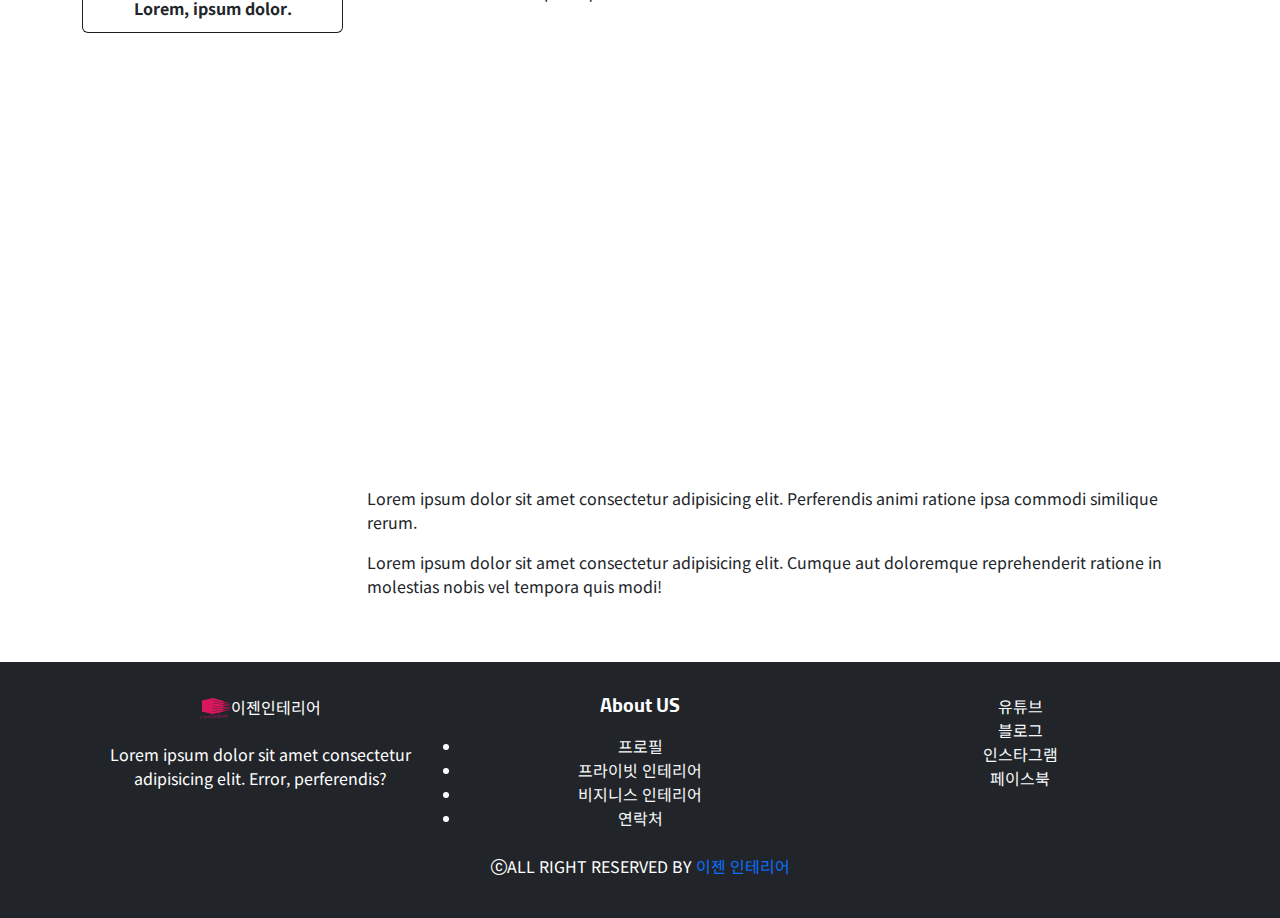
<file: Profile.html>
<!DOCTYPE html>
<html lang="ko">
<head>
 <!-- 네비게이션 영역시작 -->   
    <meta charset="UTF-8">
    <meta name="viewport" content="width=device-width, initial-scale=1.0">
    <title>이젠 인테리어</title>
    <link rel="stylesheet" href="./css/bootstrap.css">
    <link rel="stylesheet" href="https://cdn.jsdelivr.net/npm/bootstrap-icons@1.10.5/font/bootstrap-icons.css">
    <link rel="stylesheet" href="./css/style.css">
</head>
<body>
    <nav class="navbar navbar-expand-md bg-light fixed-top">
        <div class="container-fluid">
          <a class="logo-font navbar-brand" href="index.html"><img src="./images/logo.png" alt="로고" >  이젠 인테리어</a>
          <button class="navbar-toggler" type="button" data-bs-toggle="collapse" data-bs-target="#menubar" aria-controls="menubar" aria-expanded="false" aria-label="Toggle navigation">
            <span class="navbar-toggler-icon"></span>
          </button>
          <div class="collapse navbar-collapse" id="menubar">
            <ul class="navbar-nav ms-auto mb02 mb-2 mb-md-0">
              <li class="nav-item">
                <a class="nav-link active" aria-current="page" href="index.html">Home</a>
              </li>
              <li class="nav-item">
                <a class="nav-link" href="Profile.html">프로필</a>
              </li>
              <li class="nav-item dropdown">
                <a class="nav-link dropdown-toggle" href="contact.hmtl" role="button" data-bs-toggle="dropdown" aria-expanded="false">
                  인테리어
                </a>
                <ul class="dropdown-menu">
                  <li><a class="dropdown-item" href="Private-interior.html">개인공간</a></li>
                  <li><a class="dropdown-item" href="business-interior.html">비지니스 공간</a></li>
                </ul>
              </li>
              <li class="nav-item">
                <a class="nav-link disabled-item"href="contact.html">연락처</a>
              </li>
            </ul>
          </div>
        </div>
      </nav>


<!-- 네비게이션 끝  -->   
<!-- 해더 영역 시작 -->
<div id="headerCarousel" class=" mt-5 carousel slide carousel-fade">
    <div class="carousel-inner">
      <div class="carousel-item active">
        <img src="./images/header1.jpg" class="d-block w-100" alt="인테리어 사진">
        <div class="carousel-caption text-md-start">
            <h1 class="display-4 mb-0">이젠인테리어</h1>
            <p class="d-none d-sm-block">Lorem ipsum dolor sit amet, consectetur adipisicing elit. Rem, quia?</p>
        </div>
      </div>
      <div class="carousel-item">
        <img src="./images/header2.jpg" class="d-block w-100" alt="인테리어 사진">
        <div class="carousel-caption text-md-start">
            <h1 class="display-4 mb-0">이젠인테리어</h1>
            <p class="d-none d-sm-block">Lorem ipsum dolor sit amet, consectetur adipisicing elit. Rem, quia?</p>
        </div>
      </div>
      <div class="carousel-item">
        <img src="./images/header3.jpg" class="d-block w-100" alt="인테리어 사진">
        <div class="carousel-caption text-md-start">
            <h1 class="display-4 mb-0">이젠인테리어</h1>
            <p class="d-none d-sm-block">Lorem ipsum dolor sit amet, consectetur adipisicing elit. Rem, quia?</p>
        </div>
      </div>
      <div class="carousel-item">
        <img src="./images/header4.jpg" class="d-block w-100" alt="인테리어 사진">
        <div class="carousel-caption text-md-start">
            <h1 class="display-4 mb-0">이젠인테리어</h1>
            <p class="d-none d-sm-block">Lorem ipsum dolor sit amet, consectetur adipisicing elit. Rem, quia?</p>
        </div>
      </div>
      <div class="carousel-item">
        <img src="./images/header5.jpg" class="d-block w-100" alt="인테리어 사진">
        <div class="carousel-caption text-md-start">
            <h1 class="display-4 mb-0">이젠인테리어</h1>
            <p class="d-none d-sm-block">Lorem ipsum dolor sit amet, consectetur adipisicing elit. Rem, quia?</p>
        </div>
      </div>
    </div>
    <button class="carousel-control-prev" type="button" data-bs-target="#headerCarousel" data-bs-slide="prev">
      <span class="carousel-control-prev-icon" aria-hidden="true"></span>
      <span class="visually-hidden">Previous</span>
    </button>
    <button class="carousel-control-next" type="button" data-bs-target="#headerCarousel" data-bs-slide="next">
      <span class="carousel-control-next-icon" aria-hidden="true"></span>
      <span class="visually-hidden">Next</span>
    </button>
  </div>

<!-- 해더 영역 끝 -->
   <!-- 메인 섹션 시작 -->
    <main class="container my-5">
        <div class="row">
            <!-- 프로필 바 섹션 -->
            <section class="col-md-5 col-lg-3">
                <div class="bg-dark text-white text-center my-3 p-4 rounded">
                    <img src="images/main-profile.jpg" alt="프로필 사진" class="img-fluid rounded-circle p-4">
                    <h2 class="fs-4 py-3">이젠 Kim</h2>
                    <p>Lorem ipsum dolor sit amet consectetur, adipisicing elit. Corporis quae fugiat delectus impedit
                        adipisci rerum veniam officia provident amet ipsam?</p>
                    <div class="d-flex justify-content-evenly fs-4 py-3">
                        <a href="https://www.youtube.com" target="_blank"
                            class="link-danger" aria-label="유튜브"><i class="bi bi-youtube"></i></a>
                        <a href="#" aria-label="페이스북"><i class="bi bi-facebook"></i></a>
                        <a href="#" class="link-warning" aria-label="인스타그램"><i class="bi bi-instagram"></i></a>
                    </div>
                </div>
                <!-- 자격사항 리스트 -->
                <div class="card bg-dark text-white text-center">
                    <div class="card-header">
                      <h3 class="fs-5 m-1">자격사항</h3>
                    </div>
                    <ul class="list-group list-group-flush">
                        <li class="list-group-item">자격사항1</li>
                        <li class="list-group-item">자격사항1</li>
                        <li class="list-group-item">자격사항1</li>
                    </ul>
                </div>
                <!-- 경력사항 리스트 -->
                <div class="card mt-3 bg-dark text-white text-center">
                    <div class="card-header">
                        <h3 class="fs-5 m-1">경력사항</h3>
                    </div>
                    <ul class="list-group list-group-flush">
                        <li class="list-group-item">
                            <p class="text-muted m-1">2000-2022</p>
                            <p class="m-1 fw-bold">Lorem, ipsum dolor.</p>
                        </li>
                        <li class="list-group-item">
                            <p class="text-muted m-1">2000-2022</p>
                            <p class="m-1 fw-bold">Lorem, ipsum dolor.</p>
                        </li>
                        <li class="list-group-item">
                            <p class="text-muted m-1">2000-2022</p>
                            <p class="m-1 fw-bold">Lorem, ipsum dolor.</p>
                        </li>
                        <li class="list-group-item">
                            <p class="text-muted m-1">2000-2022</p>
                            <p class="m-1 fw-bold">Lorem, ipsum dolor.</p>
                        </li>
                    </ul>
                </div>
            </section>
            <!-- 프로필 바 섹션 끝 -->
            <!-- 포트폴리오 섹션 시작-->
            <section class="col-md-7 col-lg-9">
                <div class="row">
                    <div class="text-center pb-5">
                        <h2 class="fs-1 fw-bold py-4">About 이젠 인테리어</h2>
                        <p class="text-muted">Lorem, ipsum dolor sit amet consectetur adipisicing elit. Cumque velit repellendus inventore, laborum accusantium consectetur assumenda pariatur minima voluptatem consequuntur porro. Obcaecati rerum fuga deleniti!</p>
                      </div>
                      <!-- 탭 -->
                      <div class="nav nav-tabs" role="tablist">
                        <button class="nav-link active link-dark" id="aboutme-tab" data-bs-toggle="tab" data-bs-target="#aboutme" type="button" role="tab" aria-controls="aboutme" aria-selected="true">이젠 소개</button>
                        <button class="nav-link link-dark" id="certificate-tab" data-bs-toggle="tab" data-bs-target="#certificate" type="button" role="tab" aria-controls="certificate" aria-selected="false">자격 사항</button>
                        <button class="nav-link link-dark" id="experiences-tab" data-bs-toggle="tab" data-bs-target="#experiences" type="button" role="tab" aria-controls="experiences" aria-selected="false">경력 사항</button>
                      </div>
                      <div class="tab-content">
                        <div class="tab-pane fade show active" id="aboutme" role="tabpanel" aria-labelledby="aboutme-tab" tabindex="0">
                          <h3 class="mt-5">이젠 Kim</h3>
                          <p class="text-muted">Lorem ipsum dolor sit amet consectetur adipisicing elit. Labore, tempore?
                          </p>
                          <img src="images/profile-tab1.jpg" alt="탭 사진" class="img-fluid">
                          <h4 class="mt-5">Lorem, ipsum dolor.</h4>
                          <p>Lorem ipsum dolor sit amet consectetur adipisicing elit. Perferendis animi ratione ipsa
                              commodi similique rerum.</p>
                          <p>Lorem ipsum dolor sit amet consectetur adipisicing elit. Cumque aut doloremque reprehenderit
                              ratione in molestias nobis vel tempora quis modi!</p>
                          <div class="ratio ratio-16x9">
                            <iframe src="https://www.youtube.com/embed/-I9Q_lJnEs4?si=hxhhGOzR4KF47LxB" title="YouTube video player" frameborder="0" allow="accelerometer; autoplay; clipboard-write; encrypted-media; gyroscope; picture-in-picture; web-share" allowfullscreen></iframe>
                          </div>
                          <p>Lorem ipsum dolor sit amet consectetur adipisicing elit. Perferendis animi ratione ipsa
                            commodi similique rerum.</p>
                          <p>Lorem ipsum dolor sit amet consectetur adipisicing elit. Cumque aut doloremque reprehenderit
                                ratione in molestias nobis vel tempora quis modi!
                          </p>
                        </div>
                        <div class="tab-pane fade" id="certificate" role="tabpanel" aria-labelledby="certificate-tab" tabindex="0">
                           <div class="m-5">
                                <div class="d-flex align-items-center py-3">
                                    <img src="./images/certificate1.jpg" alt="자격시험" class="rounded-5">
                                    <div class="ms-3">
                                        <h3 class="fw-bold">어워드1</h3>
                                        <p class="text-muted">Lorem ipsum dolor sit amet.</p>
                                    </div>  
                                </div>
                                <p>Lorem ipsum dolor sit amet consectetur adipisicing elit. Iure ullam obcaecati eaque itaque blanditiis, ut deserunt consequatur totam dolor eligendi fugiat cum, tempora quam neque.</p>
                            </div>
                            <div class="m-5">
                                <div class="d-flex align-items-center py-3">
                                    <img src="./images/certificate2.jpg" alt="자격시험" class="rounded-5">
                                    <div class="ms-3">
                                        <h3 class="fw-bold">어워드2</h3>
                                        <p class="text-muted">Lorem ipsum dolor sit amet.</p>
                                    </div>  
                                </div>
                                <p>Lorem ipsum dolor sit amet consectetur adipisicing elit. Iure ullam obcaecati eaque itaque blanditiis, ut deserunt consequatur totam dolor eligendi fugiat cum, tempora quam neque.</p>
                            </div>
                            <div class="m-5">
                                <div class="d-flex align-items-center py-3">
                                    <img src="./images/certificate3.jpg" alt="자격시험" class="rounded-5">
                                    <div class="ms-3">
                                        <h3 class="fw-bold">자격증1</h3>
                                        <p class="text-muted">Lorem ipsum dolor sit amet.</p>
                                    </div>  
                                </div>
                                <p>Lorem ipsum dolor sit amet consectetur adipisicing elit. Iure ullam obcaecati eaque itaque blanditiis, ut deserunt consequatur totam dolor eligendi fugiat cum, tempora quam neque.</p>
                            </div>
                            <div class="m-5">
                                <div class="d-flex align-items-center py-3">
                                    <img src="./images/certificate4.jpg" alt="자격시험" class="rounded-5">
                                    <div class="ms-3">
                                        <h3 class="fw-bold">자격증2</h3>
                                        <p class="text-muted">Lorem ipsum dolor sit amet.</p>
                                    </div>  
                                </div>
                                <p>Lorem ipsum dolor sit amet consectetur adipisicing elit. Iure ullam obcaecati eaque itaque blanditiis, ut deserunt consequatur totam dolor eligendi fugiat cum, tempora quam neque.</p>
                            </div>
                        </div>
                        <div class="tab-pane fade" id="experiences" role="experiences" 
                        aria-labelledby="experiences " tabindex="0">
                            <div class="m-5 border-bottom">
                                <h3>이젠 인테리어</h3>
                                <p class="text-muted">2010~2012</p>
                                <p>Lorem ipsum dolor sit amet consectetur adipisicing elit. Nostrum quasi libero, cupiditate similique voluptatibus voluptates. Beatae veniam ab adipisci? Deleniti dolor nisi rem quasi quae.</p>
                            </div>
                            <div class="m-5 border-bottom">
                                <h3>인테리어 X</h3>
                                <p class="text-muted">2010~2012</p>
                                <p>Lorem ipsum dolor sit amet consectetur adipisicing elit. Nostrum quasi libero, cupiditate similique voluptatibus voluptates. Beatae veniam ab adipisci? Deleniti dolor nisi rem quasi quae.</p>
                            </div>       
                            <div class="m-5 border-bottom">
                                <h3>인테리어 A</h3>
                                <p class="text-muted">2010~2012</p>
                                <p>Lorem ipsum dolor sit amet consectetur adipisicing elit. Nostrum quasi libero, cupiditate similique voluptatibus voluptates. Beatae veniam ab adipisci? Deleniti dolor nisi rem quasi quae.</p>
                            </div>                                      
                            </div>
                        </div>   
                    </div>
            </section>
            


            <!-- 포트폴리오 섹션 끝-->
        </div>
    </main>
   <!-- 메인 섹션 끝 -->
    <!-- 풋터 영역 시작 -->
    <footer class="bg-dark text-white text-center py-3">
        <div class="container text-center">
            <div class="row">
                <div class="col-md-4">
                    <a href="index.html" class="longo-font link-light text-decoration-none fs-5"></a>
                        <img src="images/logo.png" alt="로고" class="my-3">이젠인테리어
                        <p>Lorem ipsum dolor sit amet consectetur adipisicing elit. Error, perferendis?</p>
                </div>
                <div class="col-md-4">
                    <h5 class="fw-bold my-3">About US</h5>
                    <li><a href="pofile.html" class="link-light text-decoration-none">프로필</a></li>
                    <li><a href="private-interior.html" class="link-light text-decoration-none">프라이빗 인테리어</a></li>
                    <li><a href="business-interior.html" class="link-light text-decoration-none">비지니스 인테리어</a></li>
                    <li><a href="contact.html" class="link-light text-decoration-none">연락처</a></li>
                </div>
                <div class="col-md-4">
                    <h5 class="fw-bold my-3"></h5>
                    <ul class="list-unstyled">
                        <li><a href="#" class="link-light text-decoration-none">유튜브</a></li>
                        <li><a href="#" class="link-light text-decoration-none">블로그</a></li>
                        <li><a href="#" class="link-light text-decoration-none">인스타그램</a></li>
                        <li><a href="#" class="link-light text-decoration-none">페이스북</a></li>
                    </ul>
                </div>
            </div>
            <p class="py-4 mb-0"><i class="bi bi-c-circle"></i>ALL RIGHT RESERVED BY <a href="" target="_blank"
                class="guggi-fout link-primary text-decoration-none">이젠 인테리어
             </a></p>
    </footer>
    <!-- 풋터 영역 끝 -->
    <script src="./js/bootstrap.bundle.min.js"></script>
</body>
</html>
</file>
<file: css/style.css>
@import url('https://fonts.googleapis.com/css2?family=Noto+Sans+KR:wght@400;700&family=Sunflower:wght@500;700&display=swap');


body {
    font-family: 'Noto Sans KR', sans-serif;
}

h1, h2, h3, h4,h5, .logo-font {
    font-family: 'Sunflower', sans-serif;
}




header {
    /* 배경이미지 : main-bg.jpg */
    background-image: linear-gradient(to top, rgba(0,0,0.8),rgba(0,0,0,0.2)),
    url(../images/contact-bg.jpg);
    background-size: cover;
    background-position: center top;
}

/* 네비게이션 영역 */

.nav-link.active,
.nav-link.hover {
    color: black  !important;
    font-weight: bold;
}

/* 해더 영역  */
#headerCarousel img{
    filter :grayscale(70%) 
}

#headerCarousel:hover img{
    filter:grayscale(0%)
}


/* 포트폴리오섹션 */
.card-img-top {
    transition: transform .7s;
}

.card-img-top:hover {
    transform: scale(1.1);
}

.banner {
    background-image: url(../images/card-banner.jpg);
    background-attachment: fixed;
    background-size: cover;
}

/* Contact 섹션 */
.contact-bg{
    background-image: linear-gradient(rgba(0,0,0,.5),rgba(0,0,0,2)), url(../images/contact-bg.jpg);
    background-position: center;
    background-attachment: fixed;
    background-size: cover;
}
</file>
